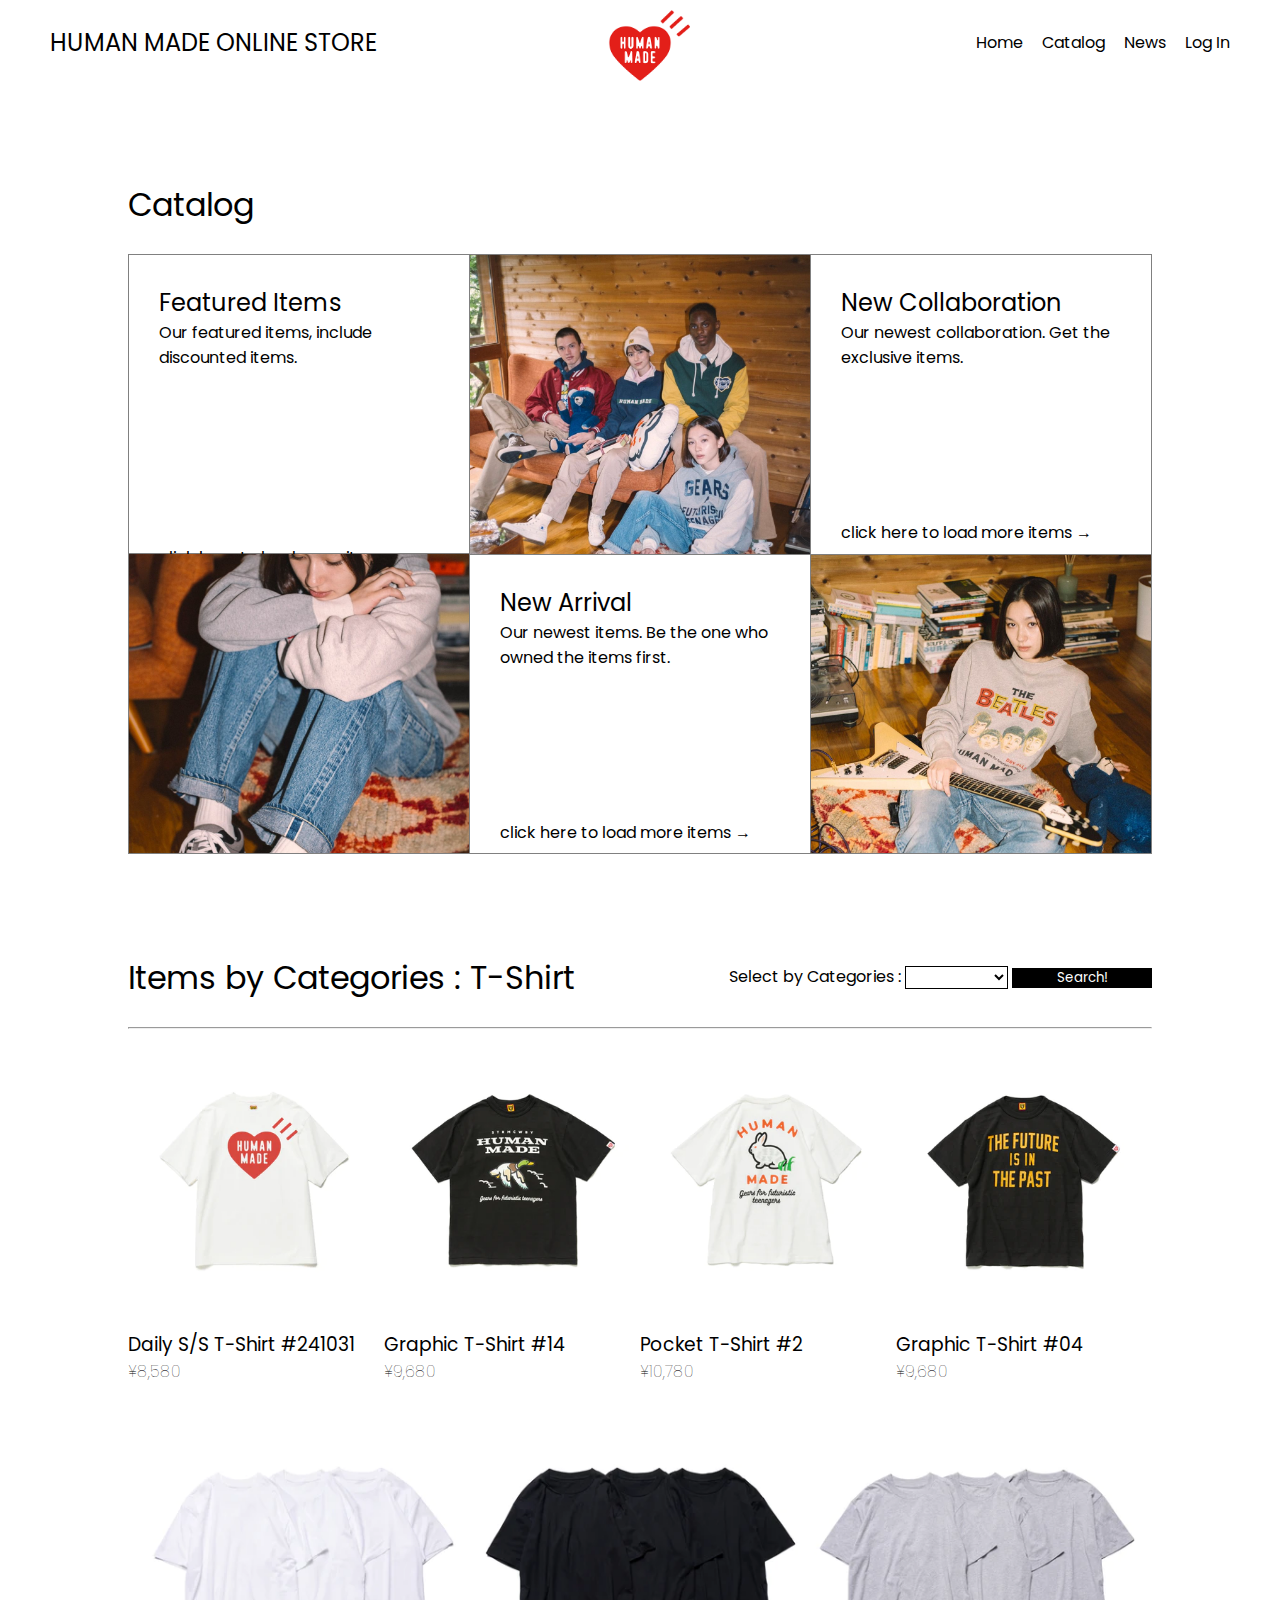
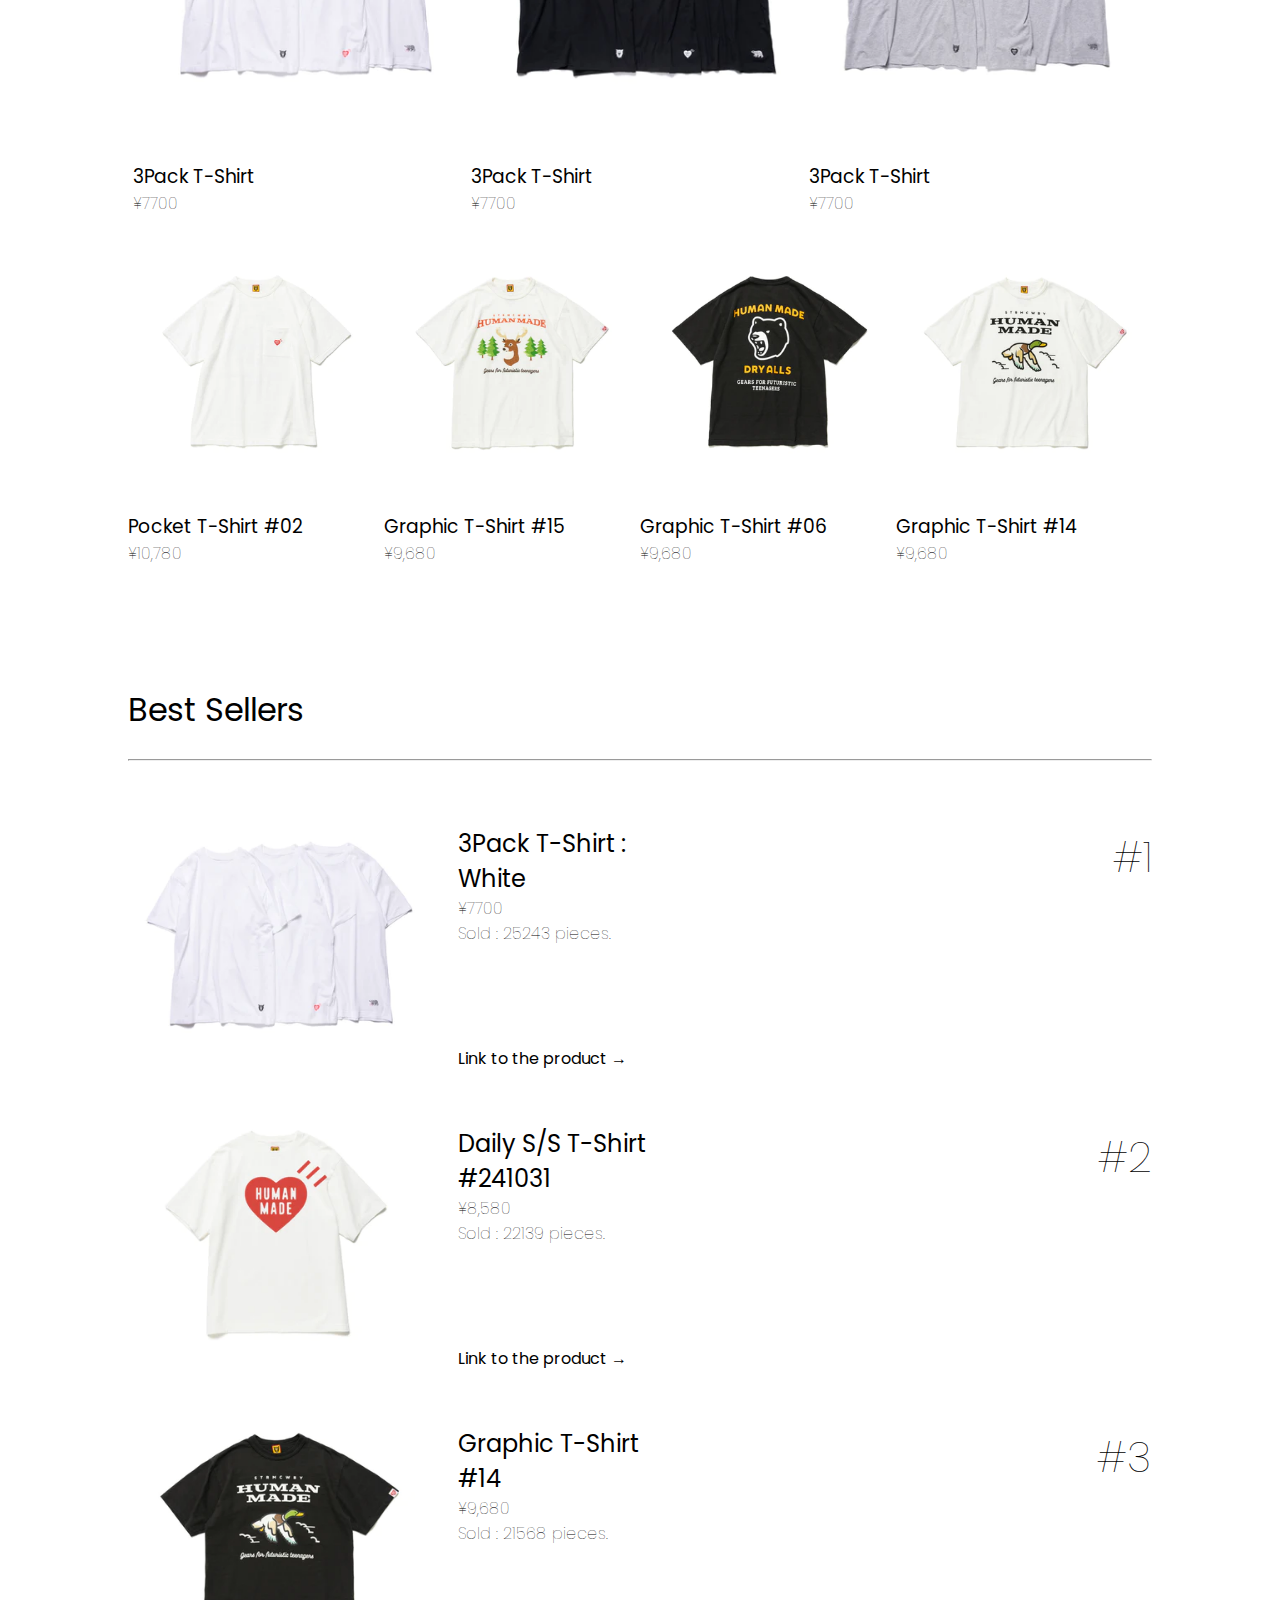
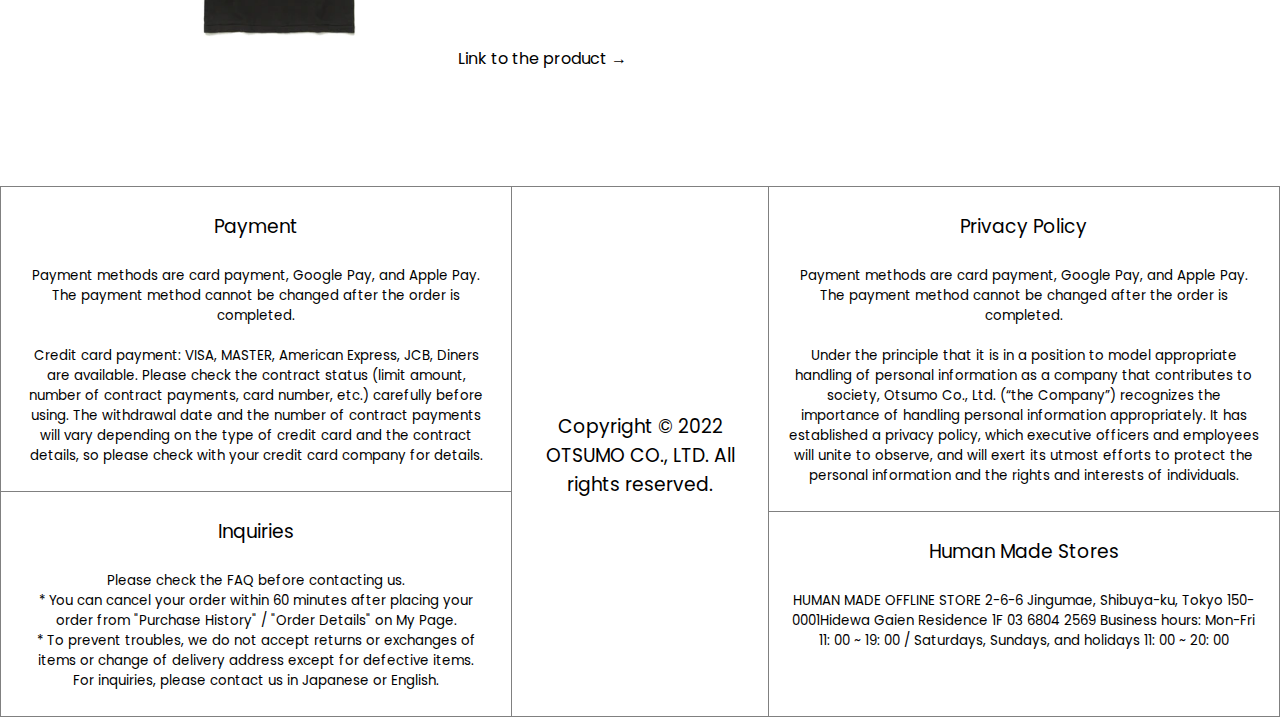
<file: catalog1.html>
<html lang="en">

<head>
  <meta charset="UTF-8">
  <meta http-equiv="X-UA-Compatible" content="IE=edge">
  <meta name="viewport" content="width=device-width, initial-scale=1.0">
  <title>Human Made Online Store</title>
  <link rel="stylesheet" href="style.css">
  <style>
    .items img {
      cursor: pointer;
    }
  </style>
</head>

<body>
  <div class="header" style="display: flex;">
    <div class="header-left" style="width: 30%;">
      <h2 style="padding: 15px 0px 0px 50px;">HUMAN MADE ONLINE STORE</h2>
    </div>
    <div class="header-center" style="width: 40%;text-align: center;">
      <img src="logo-3.png" style="max-width: 100px;">
    </div>
    <div class="header-right" style="width: 30%;text-align: right;">
      <ul style="padding: 20px 50px 0px 0px;">
        <li><a href="index.html">Home</a></li>
        <li><a href="catalog1.html">Catalog</a></li>
        <li><a href="news.html">News</a></li>
        <li><a href="login.html">Log In</a></li>
      </ul>
    </div>
  </div>
  <div class="catalog-main">
    <h1>Catalog</h1><br>
    <div style="height: 600px;">
      <div style="height: 50%;display: flex;">
        <div style="width: 33%;border: 1px solid grey;padding: 30px;">
          <h2>Featured Items</h2>
          <p>Our featured items, include discounted items.</p>
          <br><br><br><br><br><br><br>
          <a href="featured.html">click here to load more items &rarr;</a>
        </div>
        <div
          style="width: 33%;border-top: 1px solid grey;border-right: 1px solid grey;padding: 30px;text-align: center;background-image: url('about-7.jpg');background-size: cover;">
        </div>
        <div style="width: 33%;padding: 30px;border-top: 1px solid grey;border-right: 1px solid grey;">
          <h2>New Collaboration</h2>
          <p>Our newest collaboration. Get the exclusive items.</p>
          <br><br><br><br><br><br>
          <a href="collab.html">click here to load more items &rarr;</a>
        </div>
      </div>
      <div style="height: 50%;display: flex;">
        <div
          style="width: 33%;text-align: center;padding: 30px; border-left: 1px solid grey;border-bottom: 1px solid grey;border-right: 1px solid grey;background-image: url('about-10.jpg');background-size: cover;">
        </div>
        <div
          style="width: 33%;border-bottom: 1px solid grey;border-right: 1px solid grey;border-top: 1px solid grey;padding: 30px;">
          <h2>New Arrival</h2>
          <p>Our newest items. Be the one who owned the items first.</p>
          <br><br><br><br><br><br>
          <a href="arrival.html">click here to load more items &rarr;</a>
        </div>
        <div
          style="width: 33%;padding: 30px;border-bottom: 1px solid grey;border-right: 1px solid grey;border-top: 1px solid grey;background-image: url('about-12.jpg');background-size: cover;">
        </div>
      </div>
    </div>
  </div>
  <div class="catalog-categories">
    <div style="display: flex;">
      <h1 style="width: 50%;">Items by Categories : T-Shirt</h1>
      <div style="width: 50%;text-align: right;margin-top: 10px;">
        Select by Categories :
        <select id="ctg" style="background: white;border:1px solid black;">
          <option value="0"></option>
          <option value="1">T-Shirt</option>
          <option value="2">Outerwear</option>
          <option value="3">Pants</option>
          <option value="4">Accessories</option>
        </select>
        <button id="btn" style="border: none;width: 140px;color: white;background-color: black;">Search!</button>
      </div>
    </div>
    <br>
    <hr><br>
    <div class="items">
      <div class="items1" style="display: flex;justify-content: center;margin-bottom: 20px;">
        <div class="card" style="width: 25%;">
          <img src="ts1.png" style="width: 100%;padding-bottom: 20px;">
          <h3>Daily S/S T-Shirt #241031</h3>
          <p>&yen;8,580</p>
        </div>
        <div class="card" style="width: 25%;">
          <a href="detail.html">
            <img src="ts-9.png" style="width: 100%;padding-bottom: 20px;">
          </a>
          <h3>Graphic T-Shirt #14</h3>
          <p>&yen;9,680</p>
        </div>
        <div class="card" style="width: 25%;">
          <img src="ts-3.png" style="width: 100%;padding-bottom: 20px;">
          <h3>Pocket T-Shirt #2</h3>
          <p>&yen;10,780</p>
        </div>
        <div class="card" style="width: 25%;">
          <img src="ts-12.png" style="width: 100%;padding-bottom: 20px;">
          <h3>Graphic T-Shirt #04</h3>
          <p>&yen;9,680</p>
        </div>
      </div>
      <div class="items2" style="display: flex;margin-bottom: 20px;justify-content: center;">
        <div class="card" style="width: 33%;">
          <img src="ts-13.png" style="width: 100%;padding-bottom: 20px;">
          <h3>3Pack T-Shirt</h3>
          <p>&yen;7700</p>
        </div>
        <div class="card" style="width: 33%;">
          <img src="ts-14.png" style="width: 100%;padding-bottom: 20px;">
          <h3>3Pack T-Shirt</h3>
          <p>&yen;7700</p>
        </div>
        <div class="card" style="width: 33%;">
          <img src="ts-15.png" style="width: 100%;padding-bottom: 20px;">
          <h3>3Pack T-Shirt</h3>
          <p>&yen;7700</p>
        </div>
      </div>
      <div class="items1" style="display: flex;justify-content: center;margin-bottom: 20px;">
        <div class="card" style="width: 25%;">
          <img src="ts-10.png" style="width: 100%;padding-bottom: 20px;">
          <h3>Pocket T-Shirt #02</h3>
          <p>&yen;10,780</p>
        </div>
        <div class="card" style="width: 25%;">
          <img src="ts-11.png" style="width: 100%;padding-bottom: 20px;">
          <h3>Graphic T-Shirt #15</h3>
          <p>&yen;9,680</p>
        </div>
        <div class="card" style="width: 25%;">
          <img src="ts-5.png" style="width: 100%;padding-bottom: 20px;">
          <h3>Graphic T-Shirt #06</h3>
          <p>&yen;9,680</p>
        </div>
        <div class="card" style="width: 25%;">
          <img src="ts-8.png" style="width: 100%;padding-bottom: 20px;">
          <h3>Graphic T-Shirt #14</h3>
          <p>&yen;9,680</p>
        </div>
      </div>
    </div>
    <div class="best-seller">
      <br><br><br><br>
      <h1>Best Sellers</h1><br>
      <hr><br>
      <div class="items">
        <div style="display: flex;">
          <img src="ts-13.png" style="max-width: 300px;">
          <div style="padding: 40px 0px 0px 30px;">
            <h2>3Pack T-Shirt : White</h2>
            <p>&yen;7700</p>
            <p>Sold : 25243 pieces.</p>
            <br><br><br><br>
            <a href="">Link to the product &rarr;</a>
          </div>
          <div style="text-align: right;width:53%;padding-top: 40px;">
            <p style="font-size: 42px;font-weight: lighter;">#1</p>
          </div>
        </div>
        <div style="display: flex;">
          <img src="ts1.png" style="max-width: 300px;">
          <div style="padding: 40px 0px 0px 30px;">
            <h2>Daily S/S T-Shirt #241031</h2>
            <p>&yen;8,580</p>
            <p>Sold : 22139 pieces.</p>
            <br><br><br><br>
            <a href="">Link to the product &rarr;</a>
          </div>
          <div style="text-align: right;width:50%;padding-top: 40px;">
            <p style="font-size: 42px;font-weight: lighter;">#2</p>
          </div>
        </div>
        <div style="display: flex;">
          <img src="ts-9.png" style="max-width: 300px;">
          <div style="padding: 40px 0px 0px 30px;">
            <h2>Graphic T-Shirt #14</h2>
            <p>&yen;9,680</p>
            <p>Sold : 21568 pieces.</p>
            <br><br><br><br>
            <a href="detail.html">Link to the product &rarr;</a>
          </div>
          <div style="text-align: right;width:55%;padding-top: 40px;">
            <p style="font-size: 42px;font-weight: lighter;">#3</p>
          </div>
        </div>
      </div>
    </div>
  </div>
  <div class="footer" style="display: flex;margin-top: 100px;">
    <div class="footer1" style="text-align: center;width: 40%;height: 50%;">
      <div class="footer11"><br>
        <h3>Payment</h3><br>
        <p>Payment methods are card payment, Google Pay, and Apple Pay.
          The payment method cannot be changed after the order is completed.
          <br><br>
          Credit card payment:
          VISA, MASTER, American Express, JCB, Diners are available.
          Please check the contract status (limit amount, number of contract payments, card number, etc.) carefully
          before using.
          The withdrawal date and the number of contract payments will vary depending on the type of credit card and the
          contract details, so please check with your credit card company for details.
        </p><br>
      </div>
      <div class="footer12" style="border-top: 1px solid grey;"><br>
        <h3>Inquiries</h3><br>
        <p>Please check the FAQ before contacting us.
          <br>
          * You can cancel your order within 60 minutes after placing your order from "Purchase History" / "Order
          Details" on My Page.
          <br>* To prevent troubles, we do not accept returns or exchanges of items or change of delivery address except
          for
          defective items.

          　
          <br>
          For inquiries, please contact us in Japanese or English.
        </p><br>
      </div>
    </div>
    <div class="footer2"
      style="text-align: center;width: 20%;border-left: 1px solid grey;border-right: 1px solid grey;">
      <br><br><br><br>
      <br><br><br><br>
      <br>
      <h3 style="padding: 0px 20px;">Copyright © 2022 OTSUMO CO., LTD. All rights reserved.</h3>
    </div>
    <div class="footer3" style="text-align: center;width: 40%;">
      <div class="footer31"><br>
        <h3>Privacy Policy</h3><br>
        <p>Payment methods are card payment, Google Pay, and Apple Pay.
          The payment method cannot be changed after the order is completed.
          <br><br>
          Under the principle that it is in a position to model appropriate handling of personal information as a
          company that contributes to society, Otsumo Co., Ltd. (“the Company”) recognizes the importance of handling
          personal information appropriately. It has established a privacy policy, which executive officers and
          employees will unite to observe, and will exert its utmost efforts to protect the personal information and the
          rights and interests of individuals.
        </p><br>
      </div>
      <div class="footer32" style="border-top: 1px solid grey;"><br>
        <h3>Human Made Stores</h3><br>
        <p>HUMAN MADE OFFLINE STORE
          2-6-6 Jingumae, Shibuya-ku, Tokyo 150-0001Hidewa Gaien Residence 1F
          03 6804 2569
          Business hours: Mon-Fri 11: 00 ~ 19: 00 / Saturdays, Sundays, and holidays 11: 00 ~ 20: 00
        </p><br>
      </div>
    </div>
  </div>
  <script>
    const ctg = document.querySelector('#ctg');
    const btn = document.querySelector('#btn');
    btn.onclick = (event) => {
      if (ctg.value == 1) {
        window.location = ('catalog1.html');
      } else if (ctg.value == 2) {
        window.location = ('catalog2.html');
      } else if (ctg.value == 3) {
        window.location = ('catalog3.html');
      } else if (ctg.value == 4) {
        window.location = ('catalog4.html');
      }
    };  
  </script>
</body>

</html>
</file>
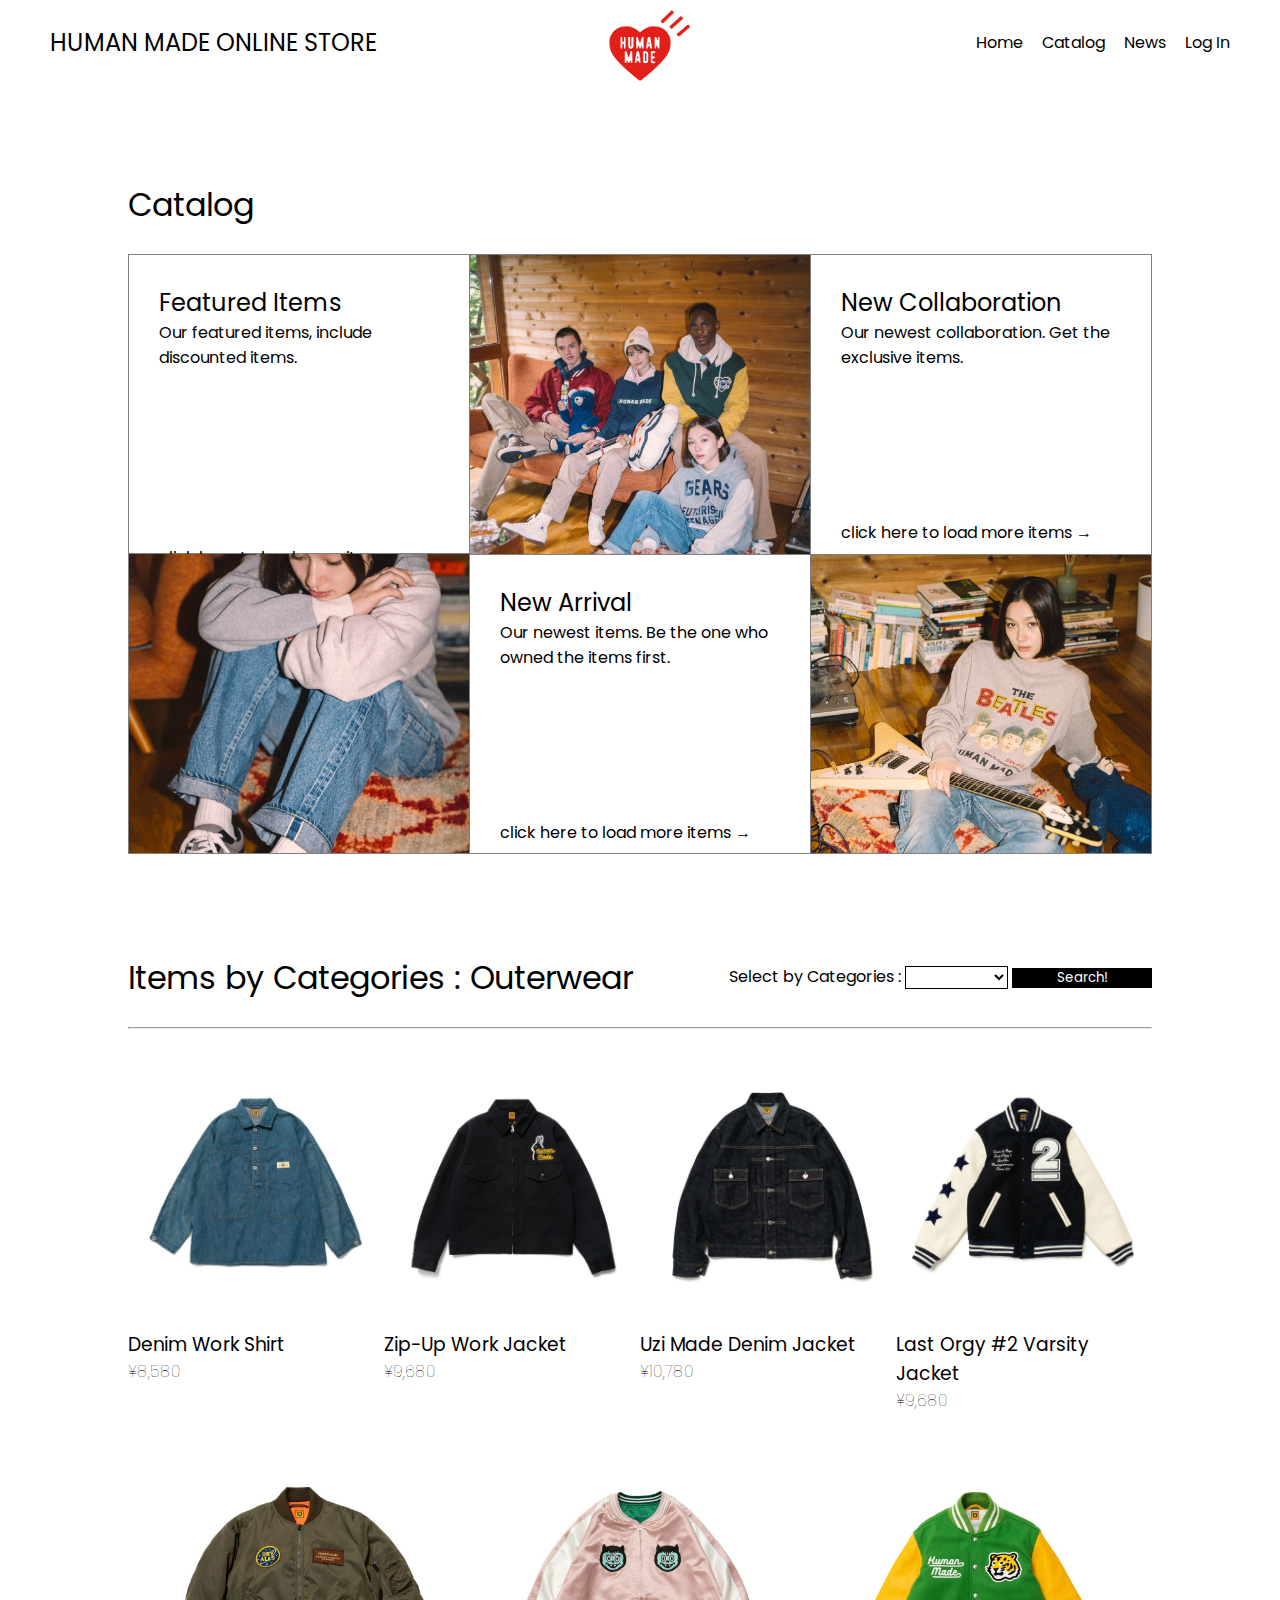
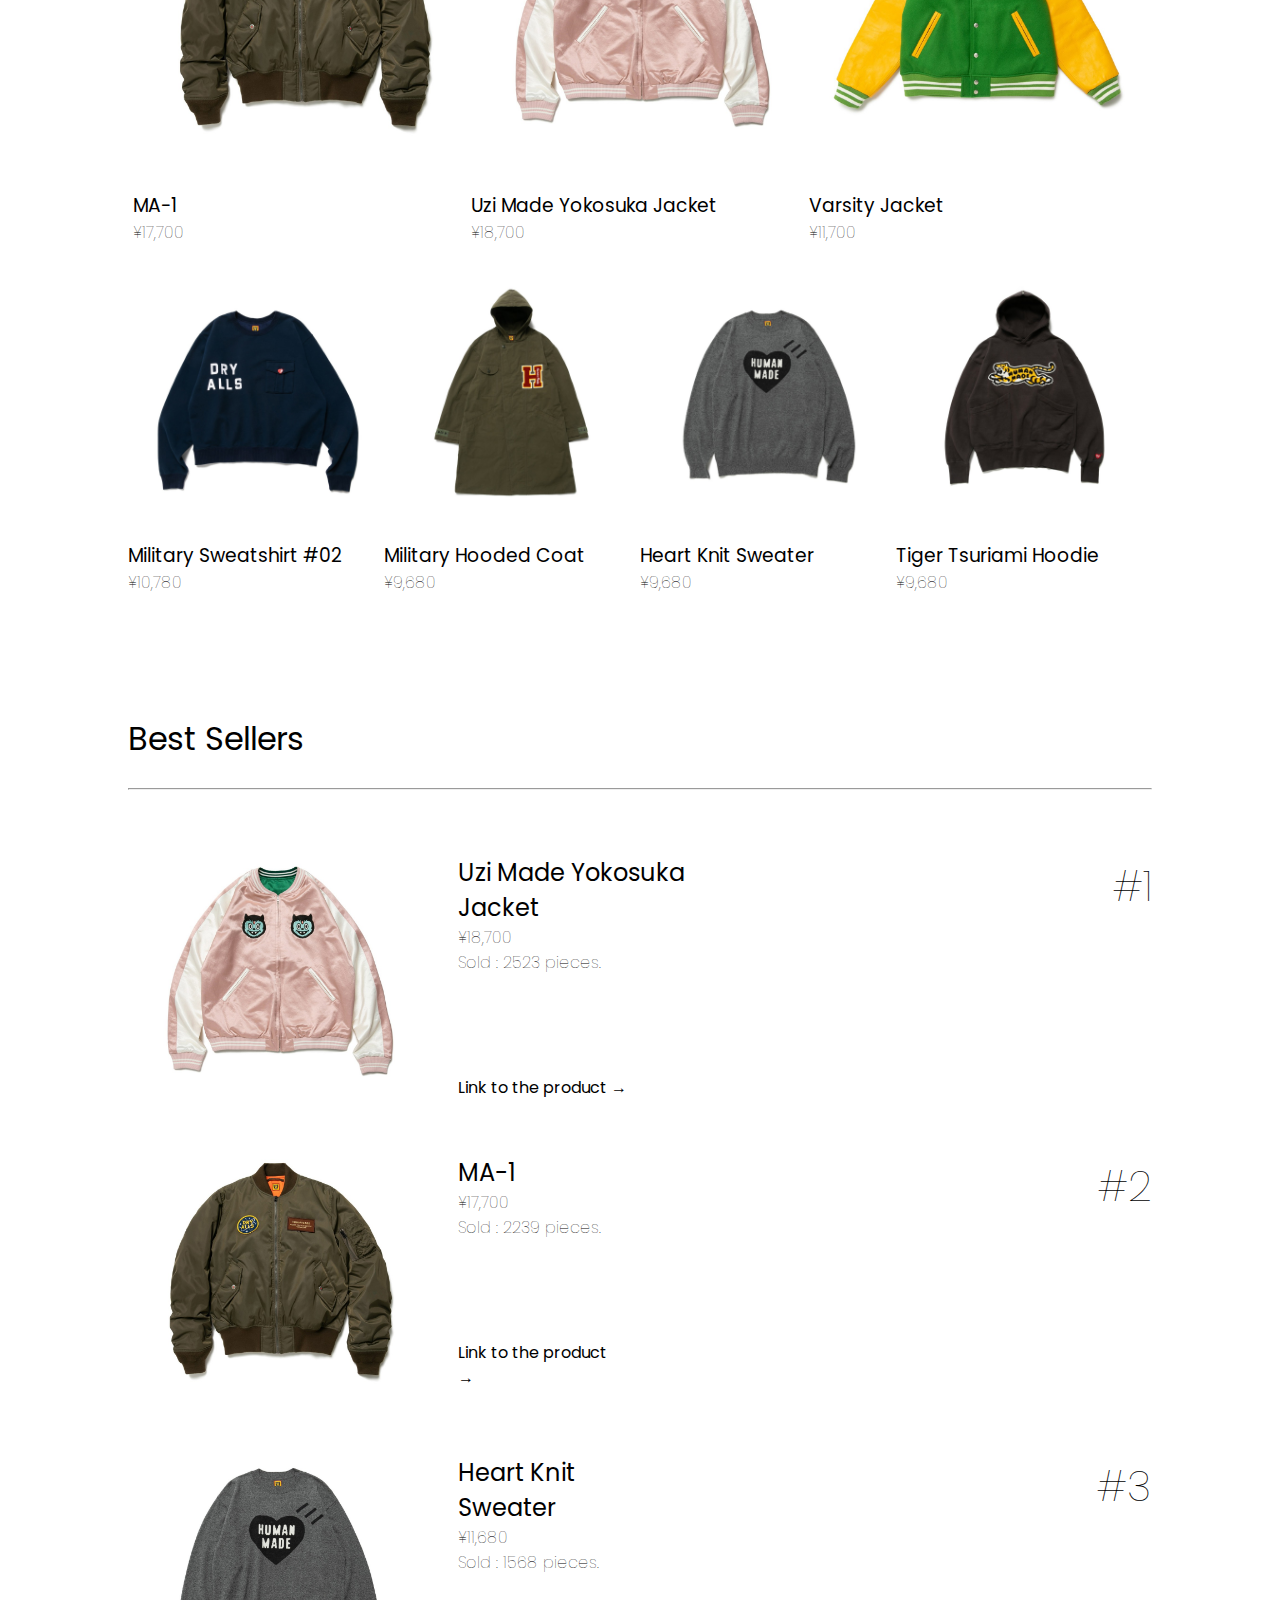
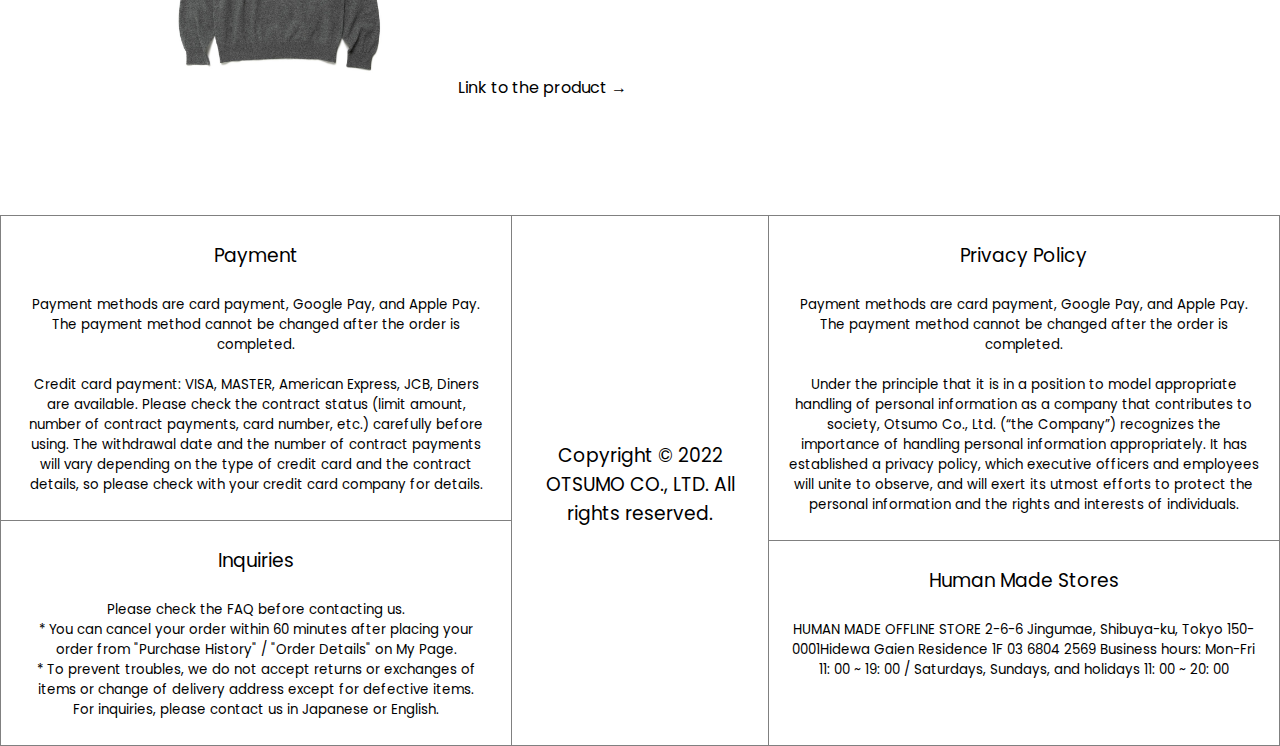
<file: catalog2.html>
<html lang="en">

<head>
  <meta charset="UTF-8">
  <meta http-equiv="X-UA-Compatible" content="IE=edge">
  <meta name="viewport" content="width=device-width, initial-scale=1.0">
  <title>Human Made Online Store</title>
  <link rel="stylesheet" href="style.css">
  <style>
    .items img {
      cursor: pointer;
    }
  </style>
</head>

<body>
  <div class="header" style="display: flex;">
    <div class="header-left" style="width: 30%;">
      <h2 style="padding: 15px 0px 0px 50px;">HUMAN MADE ONLINE STORE</h2>
    </div>
    <div class="header-center" style="width: 40%;text-align: center;">
      <img src="logo-3.png" style="max-width: 100px;">
    </div>
    <div class="header-right" style="width: 30%;text-align: right;">
      <ul style="padding: 20px 50px 0px 0px;">
        <li><a href="index.html">Home</a></li>
        <li><a href="catalog1.html">Catalog</a></li>
        <li><a href="news.html">News</a></li>
        <li><a href="login.html">Log In</a></li>
      </ul>
    </div>
  </div>
  <div class="catalog-main">
    <h1>Catalog</h1><br>
    <div style="height: 600px;">
      <div style="height: 50%;display: flex;">
        <div style="width: 33%;border: 1px solid grey;padding: 30px;">
          <h2>Featured Items</h2>
          <p>Our featured items, include discounted items.</p>
          <br><br><br><br><br><br><br>
          <a href="featured.html">click here to load more items &rarr;</a>
        </div>
        <div
          style="width: 33%;border-top: 1px solid grey;border-right: 1px solid grey;padding: 30px;text-align: center;background-image: url('about-7.jpg');background-size: cover;">
        </div>
        <div style="width: 33%;padding: 30px;border-top: 1px solid grey;border-right: 1px solid grey;">
          <h2>New Collaboration</h2>
          <p>Our newest collaboration. Get the exclusive items.</p>
          <br><br><br><br><br><br>
          <a href="collab.html">click here to load more items &rarr;</a>
        </div>
      </div>
      <div style="height: 50%;display: flex;">
        <div
          style="width: 33%;text-align: center;padding: 30px; border-left: 1px solid grey;border-bottom: 1px solid grey;border-right: 1px solid grey;background-image: url('about-10.jpg');background-size: cover;">
        </div>
        <div
          style="width: 33%;border-bottom: 1px solid grey;border-right: 1px solid grey;border-top: 1px solid grey;padding: 30px;">
          <h2>New Arrival</h2>
          <p>Our newest items. Be the one who owned the items first.</p>
          <br><br><br><br><br><br>
          <a href="arrival.html">click here to load more items &rarr;</a>
        </div>
        <div
          style="width: 33%;padding: 30px;border-bottom: 1px solid grey;border-right: 1px solid grey;border-top: 1px solid grey;background-image: url('about-12.jpg');background-size: cover;">
        </div>
      </div>
    </div>
  </div>
  <div class="catalog-categories">
    <div style="display: flex;">
      <h1 style="width: 50%;">Items by Categories : Outerwear</h1>
      <div style="width: 50%;text-align: right;margin-top: 10px;">
        Select by Categories :
        <select id="ctg" style="background: white;border:1px solid black;">
          <option value="0"></option>
          <option value="1">T-Shirt</option>
          <option value="2">Outerwear</option>
          <option value="3">Pants</option>
          <option value="4">Accessories</option>
        </select>
        <button id="btn" style="border: none;width: 140px;color: white;background-color: black;">Search!</button>
      </div>
    </div>
    <br>
    <hr><br>
    <div class="items">
      <div class="items1" style="display: flex;justify-content: center;margin-bottom: 20px;">
        <div class="card" style="width: 25%;">
          <img src="ow-1.jpg" style="width: 100%;padding-bottom: 20px;">
          <h3>Denim Work Shirt</h3>
          <p>&yen;8,580</p>
        </div>
        <div class="card" style="width: 25%;">
          <img src="ow-2.jpg" style="width: 100%;padding-bottom: 20px;">
          <h3>Zip-Up Work Jacket</h3>
          <p>&yen;9,680</p>
        </div>
        <div class="card" style="width: 25%;">
          <img src="ow-4.jpg" style="width: 100%;padding-bottom: 20px;">
          <h3>Uzi Made Denim Jacket</h3>
          <p>&yen;10,780</p>
        </div>
        <div class="card" style="width: 25%;">
          <img src="ow-5.jpg" style="width: 100%;padding-bottom: 20px;">
          <h3>Last Orgy #2 Varsity Jacket</h3>
          <p>&yen;9,680</p>
        </div>
      </div>
      <div class="items2" style="display: flex;margin-bottom: 20px;justify-content: center;">
        <div class="card" style="width: 33%;">
          <img src="ow-7.jpg" style="width: 100%;padding-bottom: 20px;">
          <h3>MA-1</h3>
          <p>&yen;17,700</p>
        </div>
        <div class="card" style="width: 33%;">
          <img src="ow-3.jpg" style="width: 100%;padding-bottom: 20px;">
          <h3>Uzi Made Yokosuka Jacket</h3>
          <p>&yen;18,700</p>
        </div>
        <div class="card" style="width: 33%;">
          <img src="ow-10.jpg" style="width: 100%;padding-bottom: 20px;">
          <h3>Varsity Jacket</h3>
          <p>&yen;11,700</p>
        </div>
      </div>
      <div class="items1" style="display: flex;justify-content: center;margin-bottom: 20px;">
        <div class="card" style="width: 25%;">
          <img src="ow-6.jpg" style="width: 100%;padding-bottom: 20px;">
          <h3>Military Sweatshirt #02</h3>
          <p>&yen;10,780</p>
        </div>
        <div class="card" style="width: 25%;">
          <img src="ow-8.jpg" style="width: 100%;padding-bottom: 20px;">
          <h3>Military Hooded Coat</h3>
          <p>&yen;9,680</p>
        </div>
        <div class="card" style="width: 25%;">
          <img src="ow-9.jpg" style="width: 100%;padding-bottom: 20px;">
          <h3>Heart Knit Sweater</h3>
          <p>&yen;9,680</p>
        </div>
        <div class="card" style="width: 25%;">
          <img src="ow-11.jpg" style="width: 100%;padding-bottom: 20px;">
          <h3>Tiger Tsuriami Hoodie</h3>
          <p>&yen;9,680</p>
        </div>
      </div>
    </div>
    <div class="best-seller">
      <br><br><br><br>
      <h1>Best Sellers</h1><br>
      <hr><br>
      <div class="items">
        <div style="display: flex;">
          <img src="ow-3.jpg" style="max-width: 300px;">
          <div style="padding: 40px 0px 0px 30px;">
            <h2>Uzi Made Yokosuka Jacket</h2>
            <p>&yen;18,700</p>
            <p>Sold : 2523 pieces.</p>
            <br><br><br><br>
            <a href="">Link to the product &rarr;</a>
          </div>
          <div style="text-align: right;width:48%;padding-top: 40px;">
            <p style="font-size: 42px;font-weight: lighter;">#1</p>
          </div>
        </div>
        <div style="display: flex;">
          <img src="ow-7.jpg" style="max-width: 300px;">
          <div style="padding: 40px 0px 0px 30px;">
            <h2>MA-1</h2>
            <p>&yen;17,700</p>
            <p>Sold : 2239 pieces.</p>
            <br><br><br><br>
            <a href="">Link to the product &rarr;</a>
          </div>
          <div style="text-align: right;width:60%;padding-top: 40px;">
            <p style="font-size: 42px;font-weight: lighter;">#2</p>
          </div>
        </div>
        <div style="display: flex;">
          <img src="ow-9.jpg" style="max-width: 300px;">
          <div style="padding: 40px 0px 0px 30px;">
            <h2>Heart Knit Sweater</h2>
            <p>&yen;11,680</p>
            <p>Sold : 1568 pieces.</p>
            <br><br><br><br>
            <a href="">Link to the product &rarr;</a>
          </div>
          <div style="text-align: right;width:56%;padding-top: 40px;">
            <p style="font-size: 42px;font-weight: lighter;">#3</p>
          </div>
        </div>
      </div>
    </div>
  </div>
  <div class="footer" style="display: flex;margin-top: 100px;">
    <div class="footer1" style="text-align: center;width: 40%;height: 50%;">
      <div class="footer11"><br>
        <h3>Payment</h3><br>
        <p>Payment methods are card payment, Google Pay, and Apple Pay.
          The payment method cannot be changed after the order is completed.
          <br><br>
          Credit card payment:
          VISA, MASTER, American Express, JCB, Diners are available.
          Please check the contract status (limit amount, number of contract payments, card number, etc.) carefully
          before using.
          The withdrawal date and the number of contract payments will vary depending on the type of credit card and the
          contract details, so please check with your credit card company for details.
        </p><br>
      </div>
      <div class="footer12" style="border-top: 1px solid grey;"><br>
        <h3>Inquiries</h3><br>
        <p>Please check the FAQ before contacting us.
          <br>
          * You can cancel your order within 60 minutes after placing your order from "Purchase History" / "Order
          Details" on My Page.
          <br>* To prevent troubles, we do not accept returns or exchanges of items or change of delivery address except
          for
          defective items.

          　
          <br>
          For inquiries, please contact us in Japanese or English.
        </p><br>
      </div>
    </div>
    <div class="footer2"
      style="text-align: center;width: 20%;border-left: 1px solid grey;border-right: 1px solid grey;">
      <br><br><br><br>
      <br><br><br><br>
      <br>
      <h3 style="padding: 0px 20px;">Copyright © 2022 OTSUMO CO., LTD. All rights reserved.</h3>
    </div>
    <div class="footer3" style="text-align: center;width: 40%;">
      <div class="footer31"><br>
        <h3>Privacy Policy</h3><br>
        <p>Payment methods are card payment, Google Pay, and Apple Pay.
          The payment method cannot be changed after the order is completed.
          <br><br>
          Under the principle that it is in a position to model appropriate handling of personal information as a
          company that contributes to society, Otsumo Co., Ltd. (“the Company”) recognizes the importance of handling
          personal information appropriately. It has established a privacy policy, which executive officers and
          employees will unite to observe, and will exert its utmost efforts to protect the personal information and the
          rights and interests of individuals.
        </p><br>
      </div>
      <div class="footer32" style="border-top: 1px solid grey;"><br>
        <h3>Human Made Stores</h3><br>
        <p>HUMAN MADE OFFLINE STORE
          2-6-6 Jingumae, Shibuya-ku, Tokyo 150-0001Hidewa Gaien Residence 1F
          03 6804 2569
          Business hours: Mon-Fri 11: 00 ~ 19: 00 / Saturdays, Sundays, and holidays 11: 00 ~ 20: 00
        </p><br>
      </div>
    </div>
  </div>
  <script>
    const ctg = document.querySelector('#ctg');
    const btn = document.querySelector('#btn');
    btn.onclick = (event) => {
      if (ctg.value == 1) {
        window.location = ('catalog1.html');
      } else if (ctg.value == 2) {
        window.location = ('catalog2.html');
      } else if (ctg.value == 3) {
        window.location = ('catalog3.html');
      } else if (ctg.value == 4) {
        window.location = ('catalog4.html');
      }
    };  
  </script>
</body>

</html>
</file>
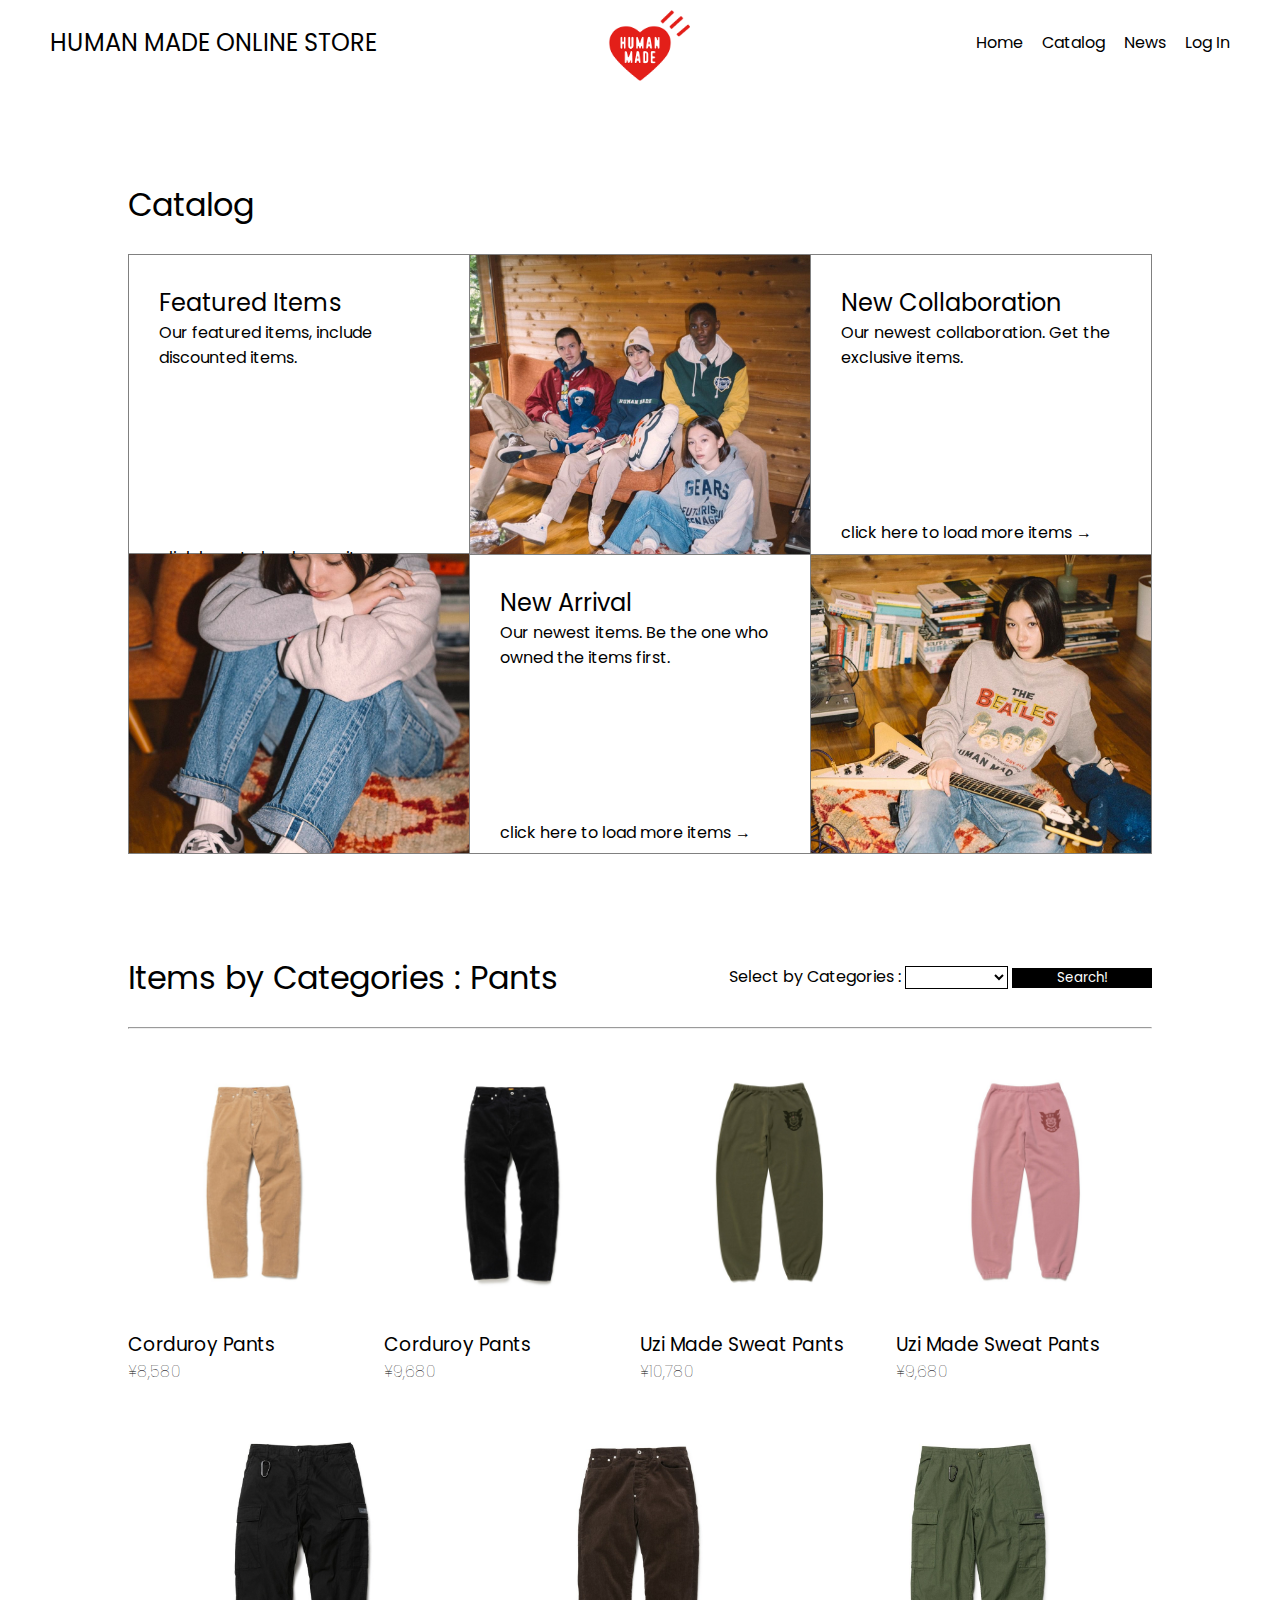
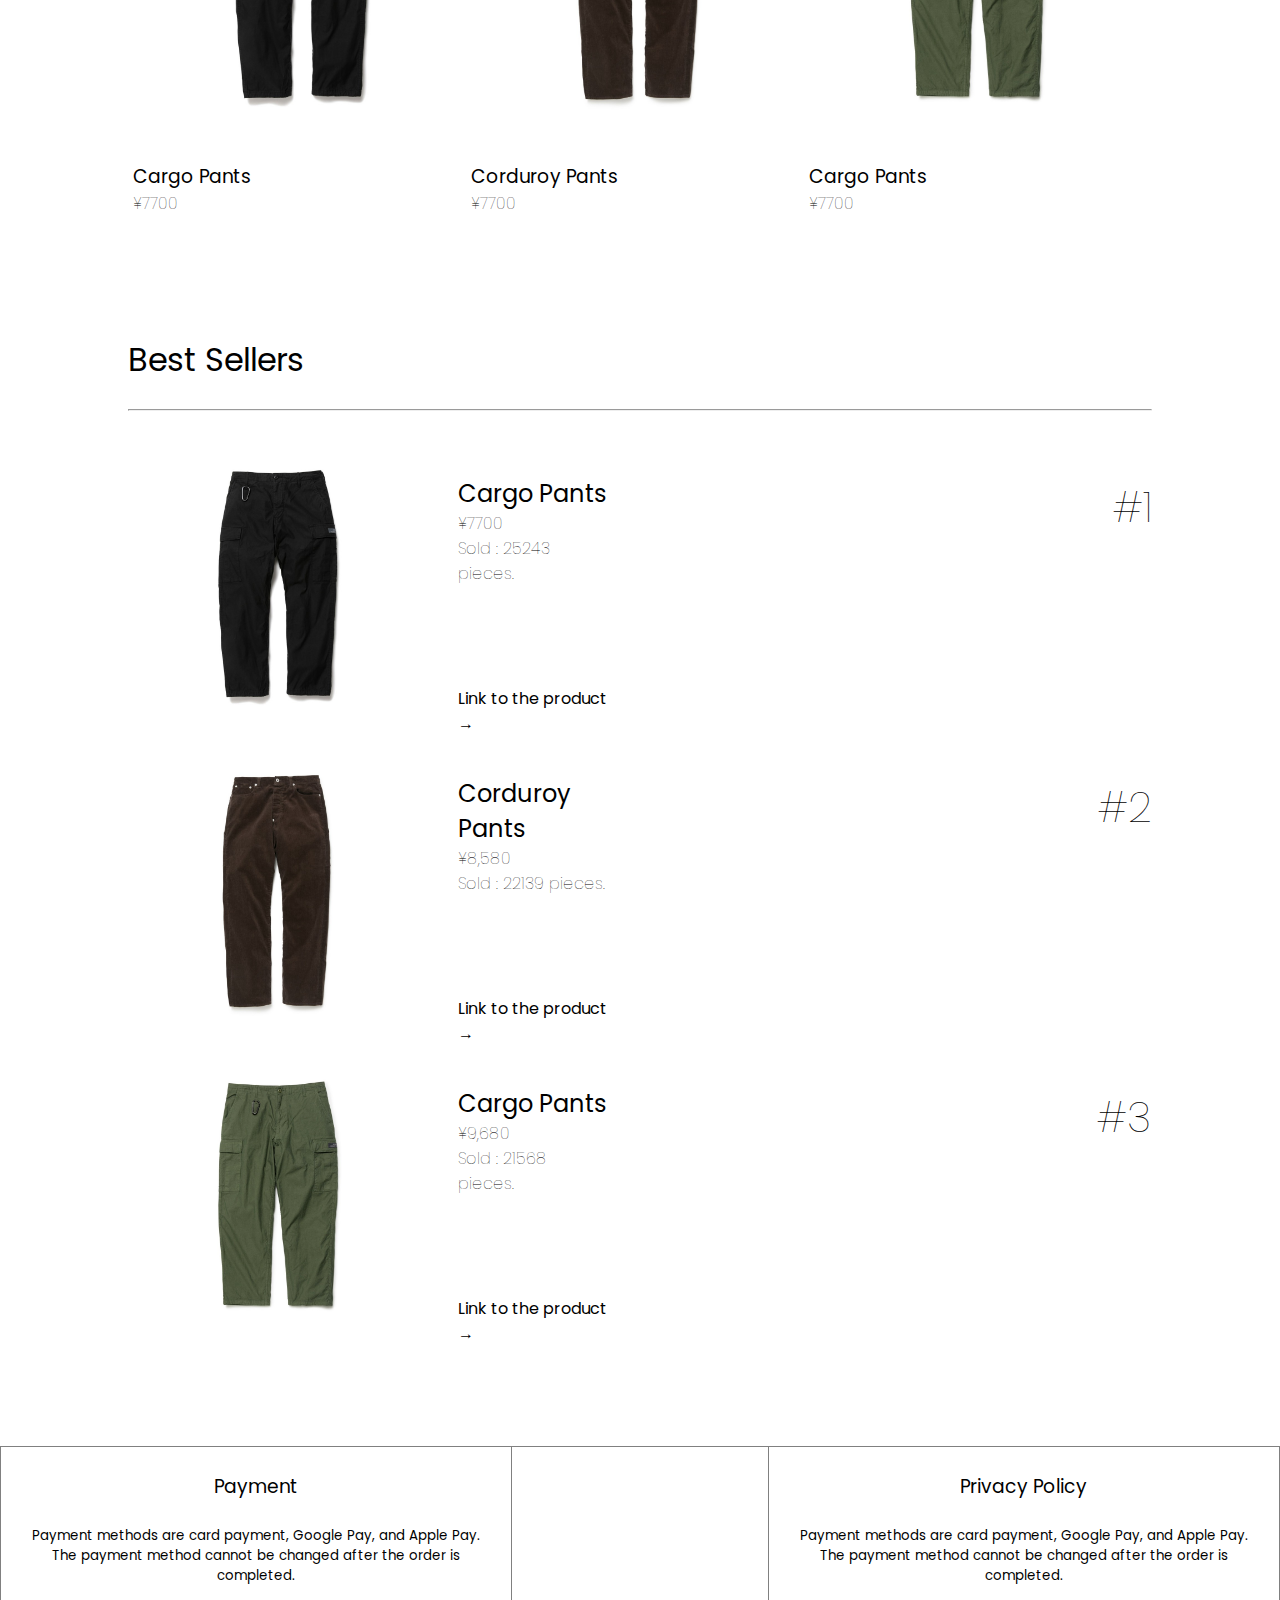
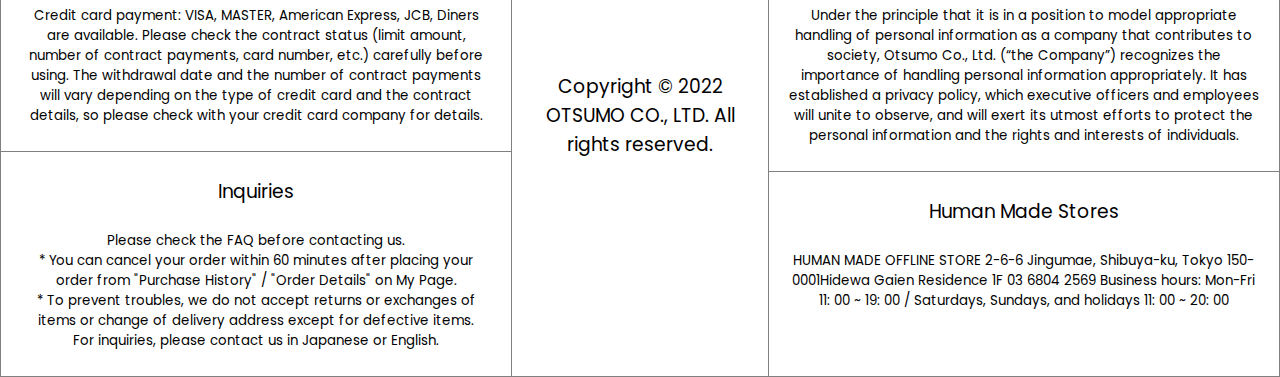
<file: catalog3.html>
<html lang="en">

<head>
  <meta charset="UTF-8">
  <meta http-equiv="X-UA-Compatible" content="IE=edge">
  <meta name="viewport" content="width=device-width, initial-scale=1.0">
  <title>Human Made Online Store</title>
  <link rel="stylesheet" href="style.css">
  <style>
    .items img {
      cursor: pointer;
    }
  </style>
</head>

<body>
  <div class="header" style="display: flex;">
    <div class="header-left" style="width: 30%;">
      <h2 style="padding: 15px 0px 0px 50px;">HUMAN MADE ONLINE STORE</h2>
    </div>
    <div class="header-center" style="width: 40%;text-align: center;">
      <img src="logo-3.png" style="max-width: 100px;">
    </div>
    <div class="header-right" style="width: 30%;text-align: right;">
      <ul style="padding: 20px 50px 0px 0px;">
        <li><a href="index.html">Home</a></li>
        <li><a href="catalog1.html">Catalog</a></li>
        <li><a href="news.html">News</a></li>
        <li><a href="login.html">Log In</a></li>
      </ul>
    </div>
  </div>
  <div class="catalog-main">
    <h1>Catalog</h1><br>
    <div style="height: 600px;">
      <div style="height: 50%;display: flex;">
        <div style="width: 33%;border: 1px solid grey;padding: 30px;">
          <h2>Featured Items</h2>
          <p>Our featured items, include discounted items.</p>
          <br><br><br><br><br><br><br>
          <a href="featured.html">click here to load more items &rarr;</a>
        </div>
        <div
          style="width: 33%;border-top: 1px solid grey;border-right: 1px solid grey;padding: 30px;text-align: center;background-image: url('about-7.jpg');background-size: cover;">
        </div>
        <div style="width: 33%;padding: 30px;border-top: 1px solid grey;border-right: 1px solid grey;">
          <h2>New Collaboration</h2>
          <p>Our newest collaboration. Get the exclusive items.</p>
          <br><br><br><br><br><br>
          <a href="collab.html">click here to load more items &rarr;</a>
        </div>
      </div>
      <div style="height: 50%;display: flex;">
        <div
          style="width: 33%;text-align: center;padding: 30px; border-left: 1px solid grey;border-bottom: 1px solid grey;border-right: 1px solid grey;background-image: url('about-10.jpg');background-size: cover;">
        </div>
        <div
          style="width: 33%;border-bottom: 1px solid grey;border-right: 1px solid grey;border-top: 1px solid grey;padding: 30px;">
          <h2>New Arrival</h2>
          <p>Our newest items. Be the one who owned the items first.</p>
          <br><br><br><br><br><br>
          <a href="arrival.html">click here to load more items &rarr;</a>
        </div>
        <div
          style="width: 33%;padding: 30px;border-bottom: 1px solid grey;border-right: 1px solid grey;border-top: 1px solid grey;background-image: url('about-12.jpg');background-size: cover;">
        </div>
      </div>
    </div>
  </div>
  <div class="catalog-categories">
    <div style="display: flex;">
      <h1 style="width: 50%;">Items by Categories : Pants</h1>
      <div style="width: 50%;text-align: right;margin-top: 10px;">
        Select by Categories :
        <select id="ctg" style="background: white;border:1px solid black;">
          <option value="0"></option>
          <option value="1">T-Shirt</option>
          <option value="2">Outerwear</option>
          <option value="3">Pants</option>
          <option value="4">Accessories</option>
        </select>
        <button id="btn" style="border: none;width: 140px;color: white;background-color: black;">Search!</button>
      </div>
    </div>
    <br>
    <hr><br>
    <div class="items">
      <div class="items1" style="display: flex;justify-content: center;margin-bottom: 20px;">
        <div class="card" style="width: 25%;">
          <img src="pt-1.jpg" style="width: 100%;padding-bottom: 20px;">
          <h3>Corduroy Pants</h3>
          <p>&yen;8,580</p>
        </div>
        <div class="card" style="width: 25%;">
          <img src="pt-3.jpg" style="width: 100%;padding-bottom: 20px;">
          <h3>Corduroy Pants</h3>
          <p>&yen;9,680</p>
        </div>
        <div class="card" style="width: 25%;">
          <img src="pt-4.jpg" style="width: 100%;padding-bottom: 20px;">
          <h3>Uzi Made Sweat Pants</h3>
          <p>&yen;10,780</p>
        </div>
        <div class="card" style="width: 25%;">
          <img src="pt-5.jpg" style="width: 100%;padding-bottom: 20px;">
          <h3>Uzi Made Sweat Pants</h3>
          <p>&yen;9,680</p>
        </div>
      </div>
      <div class="items2" style="display: flex;margin-bottom: 20px;justify-content: center;">
        <div class="card" style="width: 33%;">
          <img src="pt-7.jpg" style="width: 100%;padding-bottom: 20px;">
          <h3>Cargo Pants</h3>
          <p>&yen;7700</p>
        </div>
        <div class="card" style="width: 33%;">
          <img src="pt-2.jpg" style="width: 100%;padding-bottom: 20px;">
          <h3>Corduroy Pants</h3>
          <p>&yen;7700</p>
        </div>
        <div class="card" style="width: 33%;">
          <img src="pt-8.jpg" style="width: 100%;padding-bottom: 20px;">
          <h3>Cargo Pants</h3>
          <p>&yen;7700</p>
        </div>
      </div>
    </div>
    <div class="best-seller">
      <br><br><br><br>
      <h1>Best Sellers</h1><br>
      <hr><br>
      <div class="items">
        <div style="display: flex;">
          <img src="pt-7.jpg" style="max-width: 300px;">
          <div style="padding: 40px 0px 0px 30px;">
            <h2>Cargo Pants</h2>
            <p>&yen;7700</p>
            <p>Sold : 25243 pieces.</p>
            <br><br><br><br>
            <a href="">Link to the product &rarr;</a>
          </div>
          <div style="text-align: right;width:60%;padding-top: 40px;">
            <p style="font-size: 42px;font-weight: lighter;">#1</p>
          </div>
        </div>
        <div style="display: flex;">
          <img src="pt-2.jpg" style="max-width: 300px;">
          <div style="padding: 40px 0px 0px 30px;">
            <h2>Corduroy Pants</h2>
            <p>&yen;8,580</p>
            <p>Sold : 22139 pieces.</p>
            <br><br><br><br>
            <a href="">Link to the product &rarr;</a>
          </div>
          <div style="text-align: right;width:59%;padding-top: 40px;">
            <p style="font-size: 42px;font-weight: lighter;">#2</p>
          </div>
        </div>
        <div style="display: flex;">
          <img src="pt-8.jpg" style="max-width: 300px;">
          <div style="padding: 40px 0px 0px 30px;">
            <h2>Cargo Pants</h2>
            <p>&yen;9,680</p>
            <p>Sold : 21568 pieces.</p>
            <br><br><br><br>
            <a href="">Link to the product &rarr;</a>
          </div>
          <div style="text-align: right;width:60%;padding-top: 40px;">
            <p style="font-size: 42px;font-weight: lighter;">#3</p>
          </div>
        </div>
      </div>
    </div>
  </div>
  <div class="footer" style="display: flex;margin-top: 100px;">
    <div class="footer1" style="text-align: center;width: 40%;height: 50%;">
      <div class="footer11"><br>
        <h3>Payment</h3><br>
        <p>Payment methods are card payment, Google Pay, and Apple Pay.
          The payment method cannot be changed after the order is completed.
          <br><br>
          Credit card payment:
          VISA, MASTER, American Express, JCB, Diners are available.
          Please check the contract status (limit amount, number of contract payments, card number, etc.) carefully
          before using.
          The withdrawal date and the number of contract payments will vary depending on the type of credit card and the
          contract details, so please check with your credit card company for details.
        </p><br>
      </div>
      <div class="footer12" style="border-top: 1px solid grey;"><br>
        <h3>Inquiries</h3><br>
        <p>Please check the FAQ before contacting us.
          <br>
          * You can cancel your order within 60 minutes after placing your order from "Purchase History" / "Order
          Details" on My Page.
          <br>* To prevent troubles, we do not accept returns or exchanges of items or change of delivery address except
          for
          defective items.

          　
          <br>
          For inquiries, please contact us in Japanese or English.
        </p><br>
      </div>
    </div>
    <div class="footer2"
      style="text-align: center;width: 20%;border-left: 1px solid grey;border-right: 1px solid grey;">
      <br><br><br><br>
      <br><br><br><br>
      <br>
      <h3 style="padding: 0px 20px;">Copyright © 2022 OTSUMO CO., LTD. All rights reserved.</h3>
    </div>
    <div class="footer3" style="text-align: center;width: 40%;">
      <div class="footer31"><br>
        <h3>Privacy Policy</h3><br>
        <p>Payment methods are card payment, Google Pay, and Apple Pay.
          The payment method cannot be changed after the order is completed.
          <br><br>
          Under the principle that it is in a position to model appropriate handling of personal information as a
          company that contributes to society, Otsumo Co., Ltd. (“the Company”) recognizes the importance of handling
          personal information appropriately. It has established a privacy policy, which executive officers and
          employees will unite to observe, and will exert its utmost efforts to protect the personal information and the
          rights and interests of individuals.
        </p><br>
      </div>
      <div class="footer32" style="border-top: 1px solid grey;"><br>
        <h3>Human Made Stores</h3><br>
        <p>HUMAN MADE OFFLINE STORE
          2-6-6 Jingumae, Shibuya-ku, Tokyo 150-0001Hidewa Gaien Residence 1F
          03 6804 2569
          Business hours: Mon-Fri 11: 00 ~ 19: 00 / Saturdays, Sundays, and holidays 11: 00 ~ 20: 00
        </p><br>
      </div>
    </div>
  </div>
  <script>
    const ctg = document.querySelector('#ctg');
    const btn = document.querySelector('#btn');
    btn.onclick = (event) => {
      if (ctg.value == 1) {
        window.location = ('catalog1.html');
      } else if (ctg.value == 2) {
        window.location = ('catalog2.html');
      } else if (ctg.value == 3) {
        window.location = ('catalog3.html');
      } else if (ctg.value == 4) {
        window.location = ('catalog4.html');
      }
    };  
  </script>
</body>

</html>
</file>
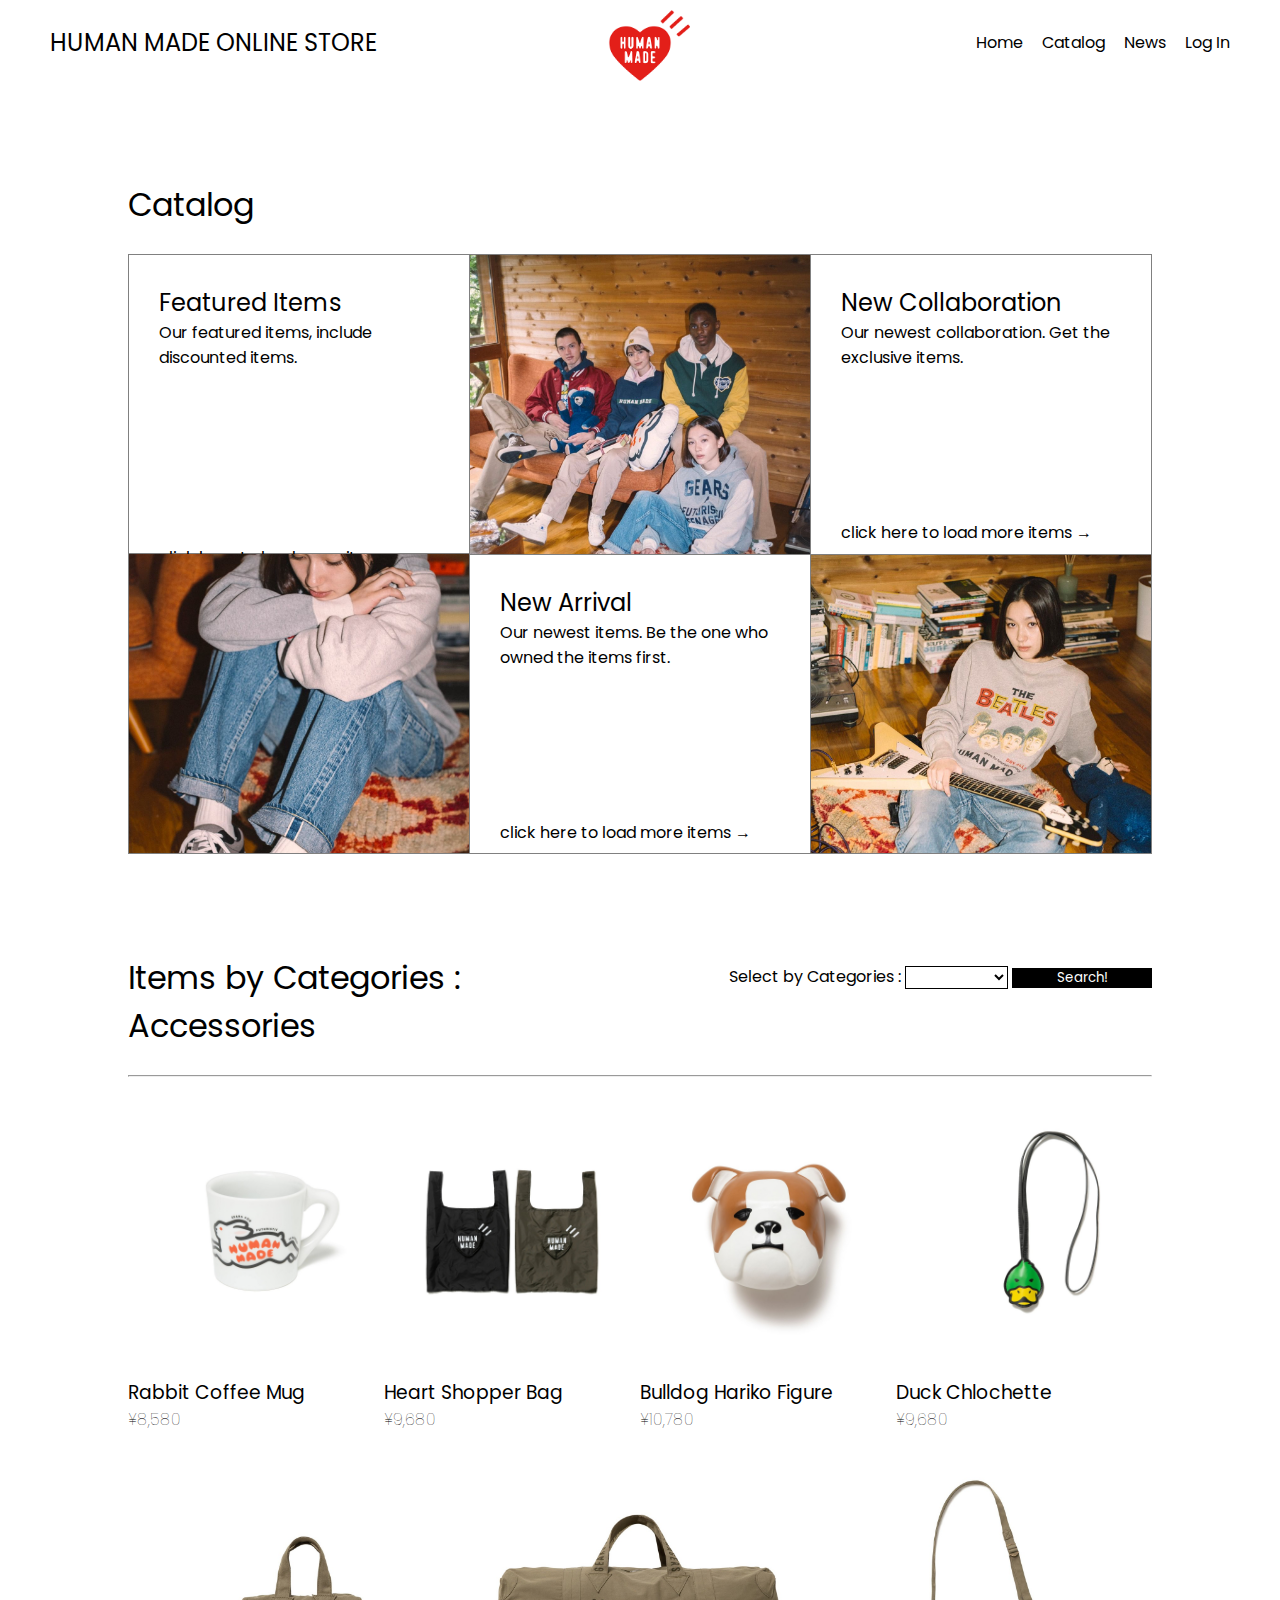
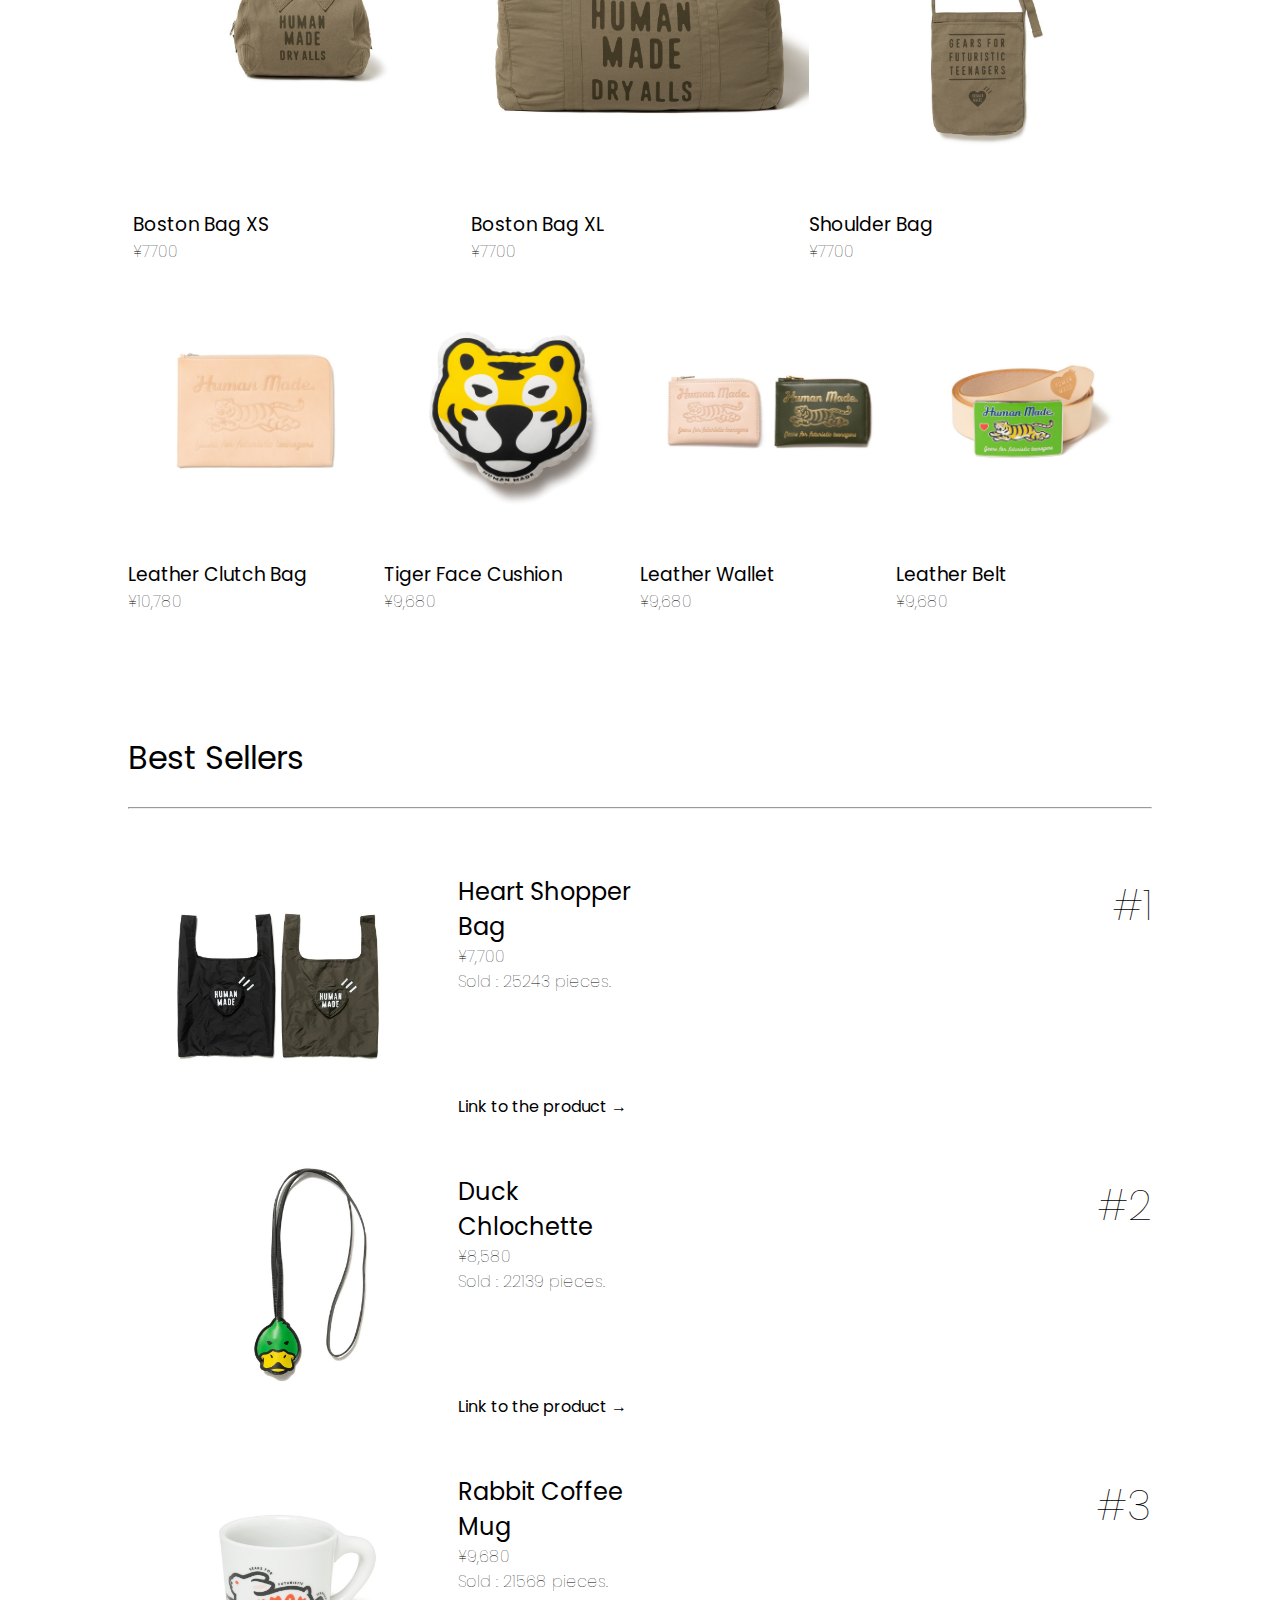
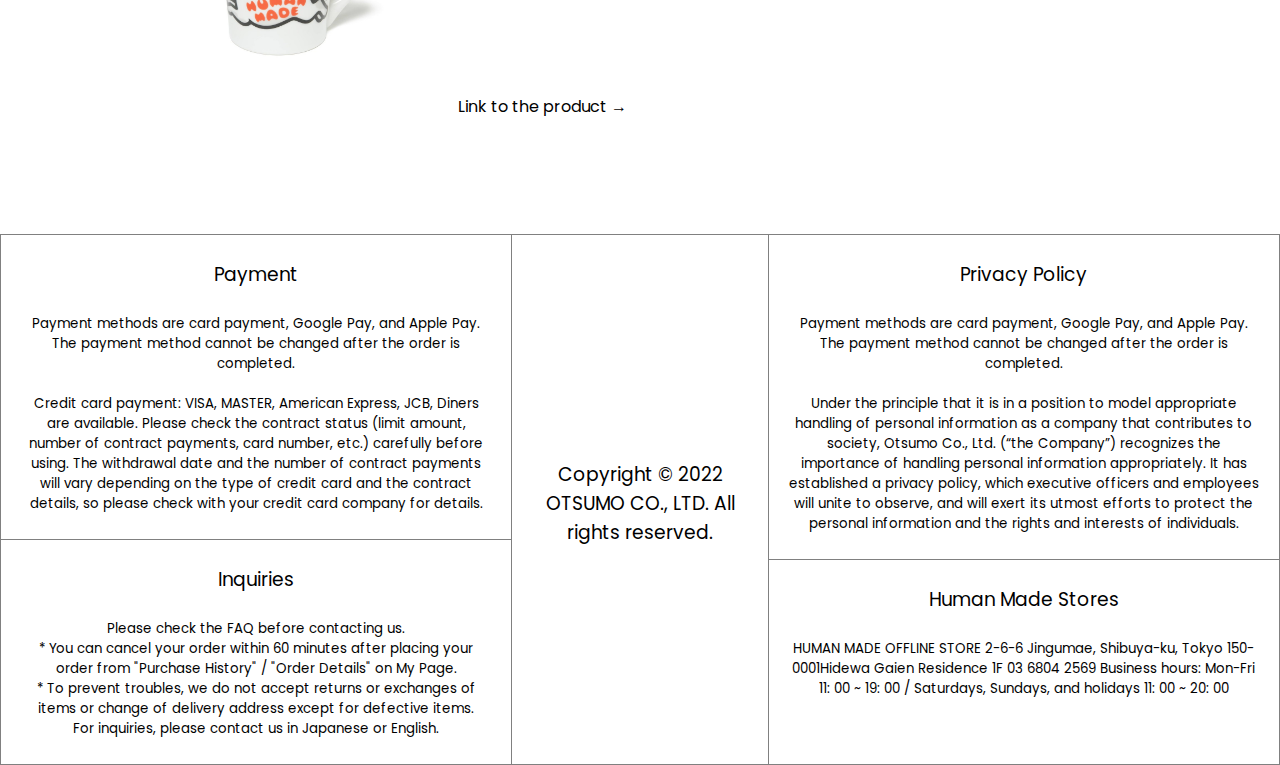
<file: catalog4.html>
<html lang="en">

<head>
  <meta charset="UTF-8">
  <meta http-equiv="X-UA-Compatible" content="IE=edge">
  <meta name="viewport" content="width=device-width, initial-scale=1.0">
  <title>Human Made Online Store</title>
  <link rel="stylesheet" href="style.css">
  <style>
    .items img {
      cursor: pointer;
    }
  </style>
</head>

<body>
  <div class="header" style="display: flex;">
    <div class="header-left" style="width: 30%;">
      <h2 style="padding: 15px 0px 0px 50px;">HUMAN MADE ONLINE STORE</h2>
    </div>
    <div class="header-center" style="width: 40%;text-align: center;">
      <img src="logo-3.png" style="max-width: 100px;">
    </div>
    <div class="header-right" style="width: 30%;text-align: right;">
      <ul style="padding: 20px 50px 0px 0px;">
        <li><a href="index.html">Home</a></li>
        <li><a href="catalog1.html">Catalog</a></li>
        <li><a href="news.html">News</a></li>
        <li><a href="login.html">Log In</a></li>
      </ul>
    </div>
  </div>
  <div class="catalog-main">
    <h1>Catalog</h1><br>
    <div style="height: 600px;">
      <div style="height: 50%;display: flex;">
        <div style="width: 33%;border: 1px solid grey;padding: 30px;">
          <h2>Featured Items</h2>
          <p>Our featured items, include discounted items.</p>
          <br><br><br><br><br><br><br>
          <a href="featured.html">click here to load more items &rarr;</a>
        </div>
        <div
          style="width: 33%;border-top: 1px solid grey;border-right: 1px solid grey;padding: 30px;text-align: center;background-image: url('about-7.jpg');background-size: cover;">
        </div>
        <div style="width: 33%;padding: 30px;border-top: 1px solid grey;border-right: 1px solid grey;">
          <h2>New Collaboration</h2>
          <p>Our newest collaboration. Get the exclusive items.</p>
          <br><br><br><br><br><br>
          <a href="collab.html">click here to load more items &rarr;</a>
        </div>
      </div>
      <div style="height: 50%;display: flex;">
        <div
          style="width: 33%;text-align: center;padding: 30px; border-left: 1px solid grey;border-bottom: 1px solid grey;border-right: 1px solid grey;background-image: url('about-10.jpg');background-size: cover;">
        </div>
        <div
          style="width: 33%;border-bottom: 1px solid grey;border-right: 1px solid grey;border-top: 1px solid grey;padding: 30px;">
          <h2>New Arrival</h2>
          <p>Our newest items. Be the one who owned the items first.</p>
          <br><br><br><br><br><br>
          <a href="arrival.html">click here to load more items &rarr;</a>
        </div>
        <div
          style="width: 33%;padding: 30px;border-bottom: 1px solid grey;border-right: 1px solid grey;border-top: 1px solid grey;background-image: url('about-12.jpg');background-size: cover;">
        </div>
      </div>
    </div>
  </div>
  <div class="catalog-categories">
    <div style="display: flex;">
      <h1 style="width: 50%;">Items by Categories : Accessories</h1>
      <div style="width: 50%;text-align: right;margin-top: 10px;">
        Select by Categories :
        <select id="ctg" style="background: white;border:1px solid black;">
          <option value="0"></option>
          <option value="1">T-Shirt</option>
          <option value="2">Outerwear</option>
          <option value="3">Pants</option>
          <option value="4">Accessories</option>
        </select>
        <button id="btn" style="border: none;width: 140px;color: white;background-color: black;">Search!</button>
      </div>
    </div>
    <br>
    <hr><br>
    <div class="items">
      <div class="items1" style="display: flex;justify-content: center;margin-bottom: 20px;">
        <div class="card" style="width: 25%;">
          <img src="acc4.jpg" style="width: 100%;padding-bottom: 20px;">
          <h3>Rabbit Coffee Mug</h3>
          <p>&yen;8,580</p>
        </div>
        <div class="card" style="width: 25%;">
          <img src="acc5.jpg" style="width: 100%;padding-bottom: 20px;">
          <h3>Heart Shopper Bag</h3>
          <p>&yen;9,680</p>
        </div>
        <div class="card" style="width: 25%;">
          <img src="acc6.jpg" style="width: 100%;padding-bottom: 20px;">
          <h3>Bulldog Hariko Figure</h3>
          <p>&yen;10,780</p>
        </div>
        <div class="card" style="width: 25%;">
          <img src="acc7.jpg" style="width: 100%;padding-bottom: 20px;">
          <h3>Duck Chlochette</h3>
          <p>&yen;9,680</p>
        </div>
      </div>
      <div class="items2" style="display: flex;margin-bottom: 20px;justify-content: center;">
        <div class="card" style="width: 33%;">
          <img src="acc1.jpg" style="width: 100%;padding-bottom: 20px;">
          <h3>Boston Bag XS</h3>
          <p>&yen;7700</p>
        </div>
        <div class="card" style="width: 33%;">
          <img src="acc2.jpg" style="width: 100%;padding-bottom: 20px;">
          <h3>Boston Bag XL</h3>
          <p>&yen;7700</p>
        </div>
        <div class="card" style="width: 33%;">
          <img src="acc3.jpg" style="width: 100%;padding-bottom: 20px;">
          <h3>Shoulder Bag</h3>
          <p>&yen;7700</p>
        </div>
      </div>
      <div class="items1" style="display: flex;justify-content: center;margin-bottom: 20px;">
        <div class="card" style="width: 25%;">
          <img src="acc8.jpg" style="width: 100%;padding-bottom: 20px;">
          <h3>Leather Clutch Bag</h3>
          <p>&yen;10,780</p>
        </div>
        <div class="card" style="width: 25%;">
          <img src="acc9.jpg" style="width: 100%;padding-bottom: 20px;">
          <h3>Tiger Face Cushion</h3>
          <p>&yen;9,680</p>
        </div>
        <div class="card" style="width: 25%;">
          <img src="acc10.jpg" style="width: 100%;padding-bottom: 20px;">
          <h3>Leather Wallet</h3>
          <p>&yen;9,680</p>
        </div>
        <div class="card" style="width: 25%;">
          <img src="acc11.jpg" style="width: 100%;padding-bottom: 20px;">
          <h3>Leather Belt</h3>
          <p>&yen;9,680</p>
        </div>
      </div>
    </div>
    <div class="best-seller">
      <br><br><br><br>
      <h1>Best Sellers</h1><br>
      <hr><br>
      <div class="items">
        <div style="display: flex;">
          <img src="acc5.jpg" style="max-width: 300px;">
          <div style="padding: 40px 0px 0px 30px;">
            <h2>Heart Shopper Bag</h2>
            <p>&yen;7,700</p>
            <p>Sold : 25243 pieces.</p>
            <br><br><br><br>
            <a href="">Link to the product &rarr;</a>
          </div>
          <div style="text-align: right;width:53%;padding-top: 40px;">
            <p style="font-size: 42px;font-weight: lighter;">#1</p>
          </div>
        </div>
        <div style="display: flex;">
          <img src="acc7.jpg" style="max-width: 300px;">
          <div style="padding: 40px 0px 0px 30px;">
            <h2>Duck Chlochette</h2>
            <p>&yen;8,580</p>
            <p>Sold : 22139 pieces.</p>
            <br><br><br><br>
            <a href="">Link to the product &rarr;</a>
          </div>
          <div style="text-align: right;width:56%;padding-top: 40px;">
            <p style="font-size: 42px;font-weight: lighter;">#2</p>
          </div>
        </div>
        <div style="display: flex;">
          <img src="acc4.jpg" style="max-width: 300px;">
          <div style="padding: 40px 0px 0px 30px;">
            <h2>Rabbit Coffee Mug</h2>
            <p>&yen;9,680</p>
            <p>Sold : 21568 pieces.</p>
            <br><br><br><br>
            <a href="detail.html">Link to the product &rarr;</a>
          </div>
          <div style="text-align: right;width:55%;padding-top: 40px;">
            <p style="font-size: 42px;font-weight: lighter;">#3</p>
          </div>
        </div>
      </div>
    </div>
  </div>
  <div class="footer" style="display: flex;margin-top: 100px;">
    <div class="footer1" style="text-align: center;width: 40%;height: 50%;">
      <div class="footer11"><br>
        <h3>Payment</h3><br>
        <p>Payment methods are card payment, Google Pay, and Apple Pay.
          The payment method cannot be changed after the order is completed.
          <br><br>
          Credit card payment:
          VISA, MASTER, American Express, JCB, Diners are available.
          Please check the contract status (limit amount, number of contract payments, card number, etc.) carefully
          before using.
          The withdrawal date and the number of contract payments will vary depending on the type of credit card and the
          contract details, so please check with your credit card company for details.
        </p><br>
      </div>
      <div class="footer12" style="border-top: 1px solid grey;"><br>
        <h3>Inquiries</h3><br>
        <p>Please check the FAQ before contacting us.
          <br>
          * You can cancel your order within 60 minutes after placing your order from "Purchase History" / "Order
          Details" on My Page.
          <br>* To prevent troubles, we do not accept returns or exchanges of items or change of delivery address except
          for
          defective items.

          　
          <br>
          For inquiries, please contact us in Japanese or English.
        </p><br>
      </div>
    </div>
    <div class="footer2"
      style="text-align: center;width: 20%;border-left: 1px solid grey;border-right: 1px solid grey;">
      <br><br><br><br>
      <br><br><br><br>
      <br>
      <h3 style="padding: 0px 20px;">Copyright © 2022 OTSUMO CO., LTD. All rights reserved.</h3>
    </div>
    <div class="footer3" style="text-align: center;width: 40%;">
      <div class="footer31"><br>
        <h3>Privacy Policy</h3><br>
        <p>Payment methods are card payment, Google Pay, and Apple Pay.
          The payment method cannot be changed after the order is completed.
          <br><br>
          Under the principle that it is in a position to model appropriate handling of personal information as a
          company that contributes to society, Otsumo Co., Ltd. (“the Company”) recognizes the importance of handling
          personal information appropriately. It has established a privacy policy, which executive officers and
          employees will unite to observe, and will exert its utmost efforts to protect the personal information and the
          rights and interests of individuals.
        </p><br>
      </div>
      <div class="footer32" style="border-top: 1px solid grey;"><br>
        <h3>Human Made Stores</h3><br>
        <p>HUMAN MADE OFFLINE STORE
          2-6-6 Jingumae, Shibuya-ku, Tokyo 150-0001Hidewa Gaien Residence 1F
          03 6804 2569
          Business hours: Mon-Fri 11: 00 ~ 19: 00 / Saturdays, Sundays, and holidays 11: 00 ~ 20: 00
        </p><br>
      </div>
    </div>
  </div>
  <script>
    const ctg = document.querySelector('#ctg');
    const btn = document.querySelector('#btn');
    btn.onclick = (event) => {
      if (ctg.value == 1) {
        window.location = ('catalog1.html');
      } else if (ctg.value == 2) {
        window.location = ('catalog2.html');
      } else if (ctg.value == 3) {
        window.location = ('catalog3.html');
      } else if (ctg.value == 4) {
        window.location = ('catalog4.html');
      }
    };  
  </script>
</body>

</html>
</file>
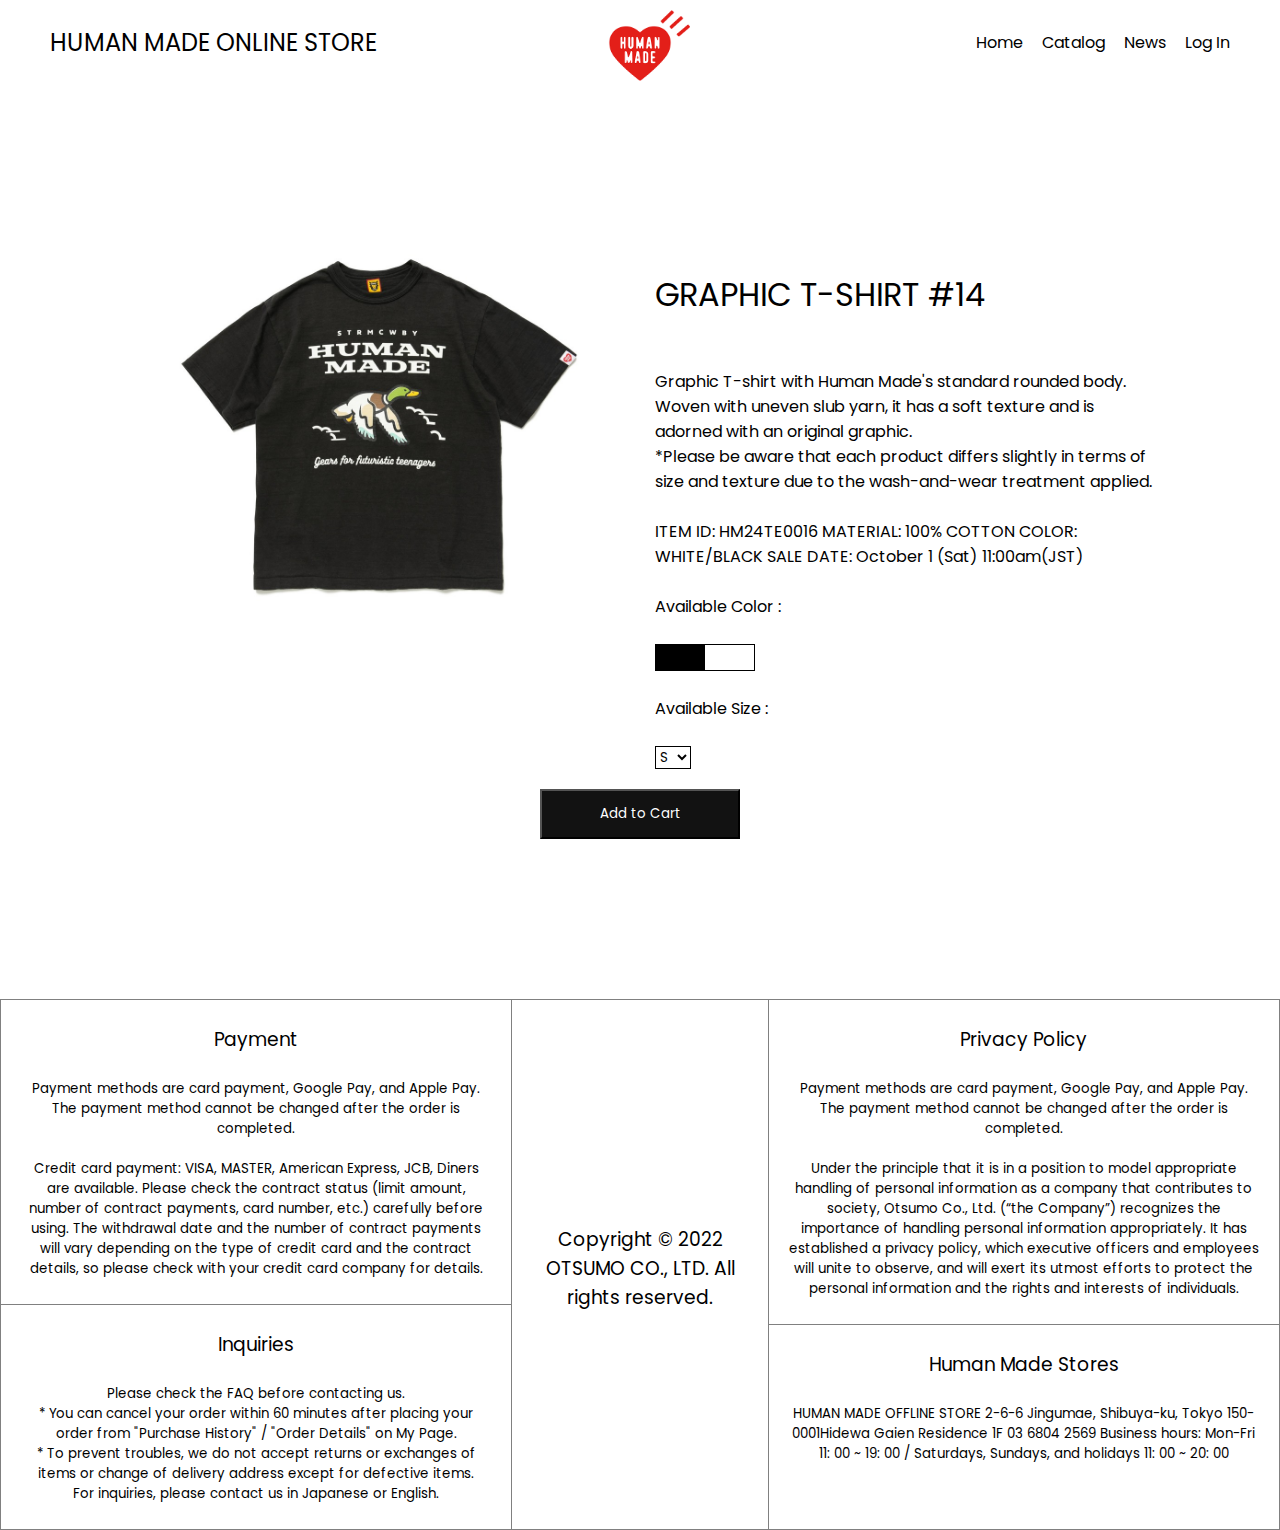
<file: detail.html>
<html lang="en">

<head>
  <meta charset="UTF-8">
  <meta http-equiv="X-UA-Compatible" content="IE=edge">
  <meta name="viewport" content="width=device-width, initial-scale=1.0">
  <title>Human Made Online Store</title>
  <link rel="stylesheet" href="style.css">
  <style>
    .buttonn {
      width: 100px;
    }

    .buttonn:hover {
      cursor: pointer;
    }

    .buttonn1 {
      width: 100px;
      background: black;
    }

    .buttonn1 a {
      color: black;
    }

    .buttonn2 {
      width: 100px;
      background: white;
      border: 1px solid black;
    }

    .buttonn2 a {
      color: white;
    }
  </style>
</head>

<body>
  <div class="header" style="display: flex;">
    <div class="header-left" style="width: 30%;">
      <h2 style="padding: 15px 0px 0px 50px;">HUMAN MADE ONLINE STORE</h2>
    </div>
    <div class="header-center" style="width: 40%;text-align: center;">
      <img src="logo-3.png" style="max-width: 100px;">
    </div>
    <div class="header-right" style="width: 30%;text-align: right;">
      <ul style="padding: 20px 50px 0px 0px;">
        <li><a href="index.html">Home</a></li>
        <li><a href="catalog1.html">Catalog</a></li>
        <li><a href="news.html">News</a></li>
        <li><a href="login.html">Log In</a></li>
      </ul>
    </div>
  </div>
  <div style="display: flex; margin: 100px 10%;">
    <div class="detail-img" style="width: 50%;">
      <img src="dt-2.jpg" style="max-width: 100%;" class="imggggggg">
    </div>
    <div class="detail-text" style="width: 50%;margin: 90px 0px 0px 30px;">
      <h1>GRAPHIC T-SHIRT #14</h1><br><br>
      <p>Graphic T-shirt with Human Made's standard rounded body. Woven with uneven slub yarn, it has a soft texture and
        is adorned with an original graphic.</p>
      <p>*Please be aware that each product differs slightly in terms of size and texture due to the wash-and-wear
        treatment applied.
      </p><br>
      <p>ITEM ID: HM24TE0016 MATERIAL: 100% COTTON COLOR: WHITE/BLACK SALE DATE: October 1 (Sat) 11:00am(JST)</p><br>
      <p>Available Color :</p><br>
      <div class="buttonn" style="display: flex;text-align: center;">
        <div class="buttonn1"><a onclick="imgSlider('dt-2.jpg')">aaaa</a></div>
        <div class="buttonn2"><a onclick="imgSlider('dt-1.jpg')">bbbb</a></div>
      </div><br>
      <label for="">Available Size : </label><br><br>
      <select id="size" name="size" style="background: white;border:1px solid black;">
        <option value="S">S</option>
        <option value="M">M</option>
        <option value="L">L</option>
        <option value="XL">XL</option>
      </select>
    </div>
  </div>
  <div class="cart" style="text-align: center;margin-bottom: 160px;margin-top: -80px;">
    <button class="button">Add to Cart</button>
  </div>
  <div class="footer" style="display: flex;">
    <div class="footer1" style="text-align: center;width: 40%;height: 50%;">
      <div class="footer11"><br>
        <h3>Payment</h3><br>
        <p>Payment methods are card payment, Google Pay, and Apple Pay.
          The payment method cannot be changed after the order is completed.
          <br><br>
          Credit card payment:
          VISA, MASTER, American Express, JCB, Diners are available.
          Please check the contract status (limit amount, number of contract payments, card number, etc.) carefully
          before using.
          The withdrawal date and the number of contract payments will vary depending on the type of credit card and the
          contract details, so please check with your credit card company for details.
        </p><br>
      </div>
      <div class="footer12" style="border-top: 1px solid grey;"><br>
        <h3>Inquiries</h3><br>
        <p>Please check the FAQ before contacting us.
          <br>
          * You can cancel your order within 60 minutes after placing your order from "Purchase History" / "Order
          Details" on My Page.
          <br>* To prevent troubles, we do not accept returns or exchanges of items or change of delivery address except
          for
          defective items.
          <br>
          For inquiries, please contact us in Japanese or English.
        </p><br>
      </div>
    </div>
    <div class="footer2"
      style="text-align: center;width: 20%;border-left: 1px solid grey;border-right: 1px solid grey;">
      <br><br><br><br>
      <br><br><br><br>
      <br>
      <h3 style="padding: 0px 20px;">Copyright © 2022 OTSUMO CO., LTD. All rights reserved.</h3>
    </div>
    <div class="footer3" style="text-align: center;width: 40%;">
      <div class="footer31"><br>
        <h3>Privacy Policy</h3><br>
        <p>Payment methods are card payment, Google Pay, and Apple Pay.
          The payment method cannot be changed after the order is completed.
          <br><br>
          Under the principle that it is in a position to model appropriate handling of personal information as a
          company that contributes to society, Otsumo Co., Ltd. (“the Company”) recognizes the importance of handling
          personal information appropriately. It has established a privacy policy, which executive officers and
          employees will unite to observe, and will exert its utmost efforts to protect the personal information and the
          rights and interests of individuals.
        </p><br>
      </div>
      <div class="footer32" style="border-top: 1px solid grey;"><br>
        <h3>Human Made Stores</h3><br>
        <p>HUMAN MADE OFFLINE STORE
          2-6-6 Jingumae, Shibuya-ku, Tokyo 150-0001Hidewa Gaien Residence 1F
          03 6804 2569
          Business hours: Mon-Fri 11: 00 ~ 19: 00 / Saturdays, Sundays, and holidays 11: 00 ~ 20: 00
        </p><br>
      </div>
    </div>
  </div>
  <script type="text/javascript">
    function imgSlider(anything) {
      document.querySelector('.imggggggg').src = anything;
    }
  </script>
</body>

</html>
</file>
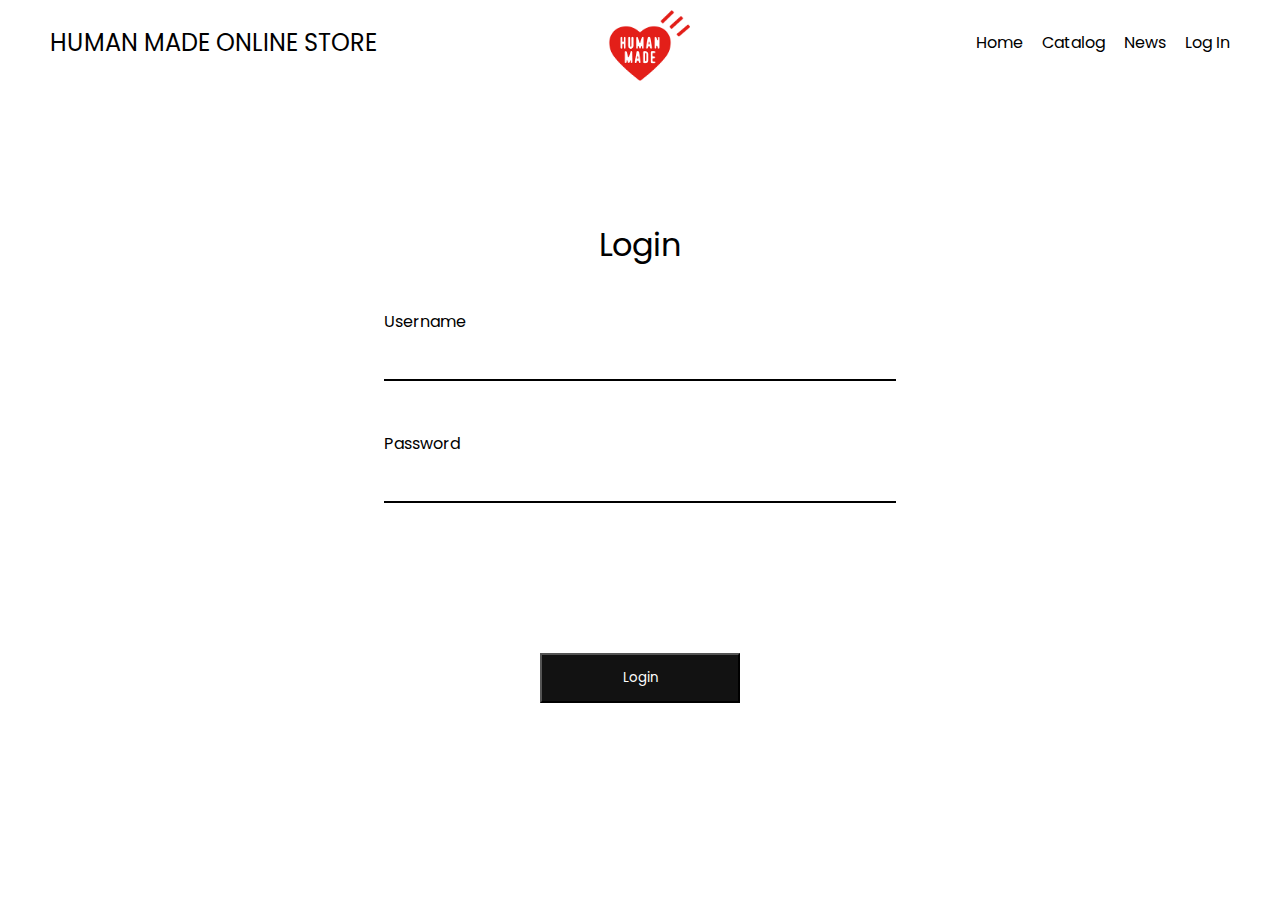
<file: login.html>
<html lang="en">

<head>
  <meta charset="UTF-8">
  <meta http-equiv="X-UA-Compatible" content="IE=edge">
  <meta name="viewport" content="width=device-width, initial-scale=1.0">
  <title>Human Made Online Store</title>
  <link rel="stylesheet" href="style.css">
</head>

<body>
  <div class="header" style="display: flex;">
    <div class="header-left" style="width: 30%;">
      <h2 style="padding: 15px 0px 0px 50px;">HUMAN MADE ONLINE STORE</h2>
    </div>
    <div class="header-center" style="width: 40%;text-align: center;">
      <img src="logo-3.png" style="max-width: 100px;">
    </div>
    <div class="header-right" style="width: 30%;text-align: right;">
      <ul style="padding: 20px 50px 0px 0px;">
        <li><a href="index.html">Home</a></li>
        <li><a href="catalog1.html">Catalog</a></li>
        <li><a href="news.html">News</a></li>
        <li><a href="login.html">Log In</a></li>
      </ul>
    </div>
  </div>
  <div class="main">
    <a name="main"></a>
    <br><br><br><br>
    <div class="title-main" style="text-align: center;padding: 40px 0px;">
      <h1>Login</h1>
    </div>
    <form name="form" onsubmit="return validate()" method="get">
      <p>Username</p><br>
      <input type="text" class="form1" name="username">
      <p>Password</p><br>
      <input type="password" class="form1" name="password">
      <div class="buttonn" style="text-align: center;margin-top: 100px;">
        <button class="button" type="submit" value="submit">Login</button>
      </div>
    </form>
  </div>
  <script type="text/javascript">
    function validate() {
      let v1 = document.forms["form"]["username"].value;
      let v2 = document.forms["form"]["password"].value;
      if (v1 == "" && v2 == "") {
        alert("Please fill the form");
      } else if (v1 == "") {
        alert("Insert your username");
      } else if (v2 == "") {
        alert("Insert your password")
      } else {
        alert("Welcome :)")
      }
    }
  </script>
  </div>
</body>

</html>
</file>
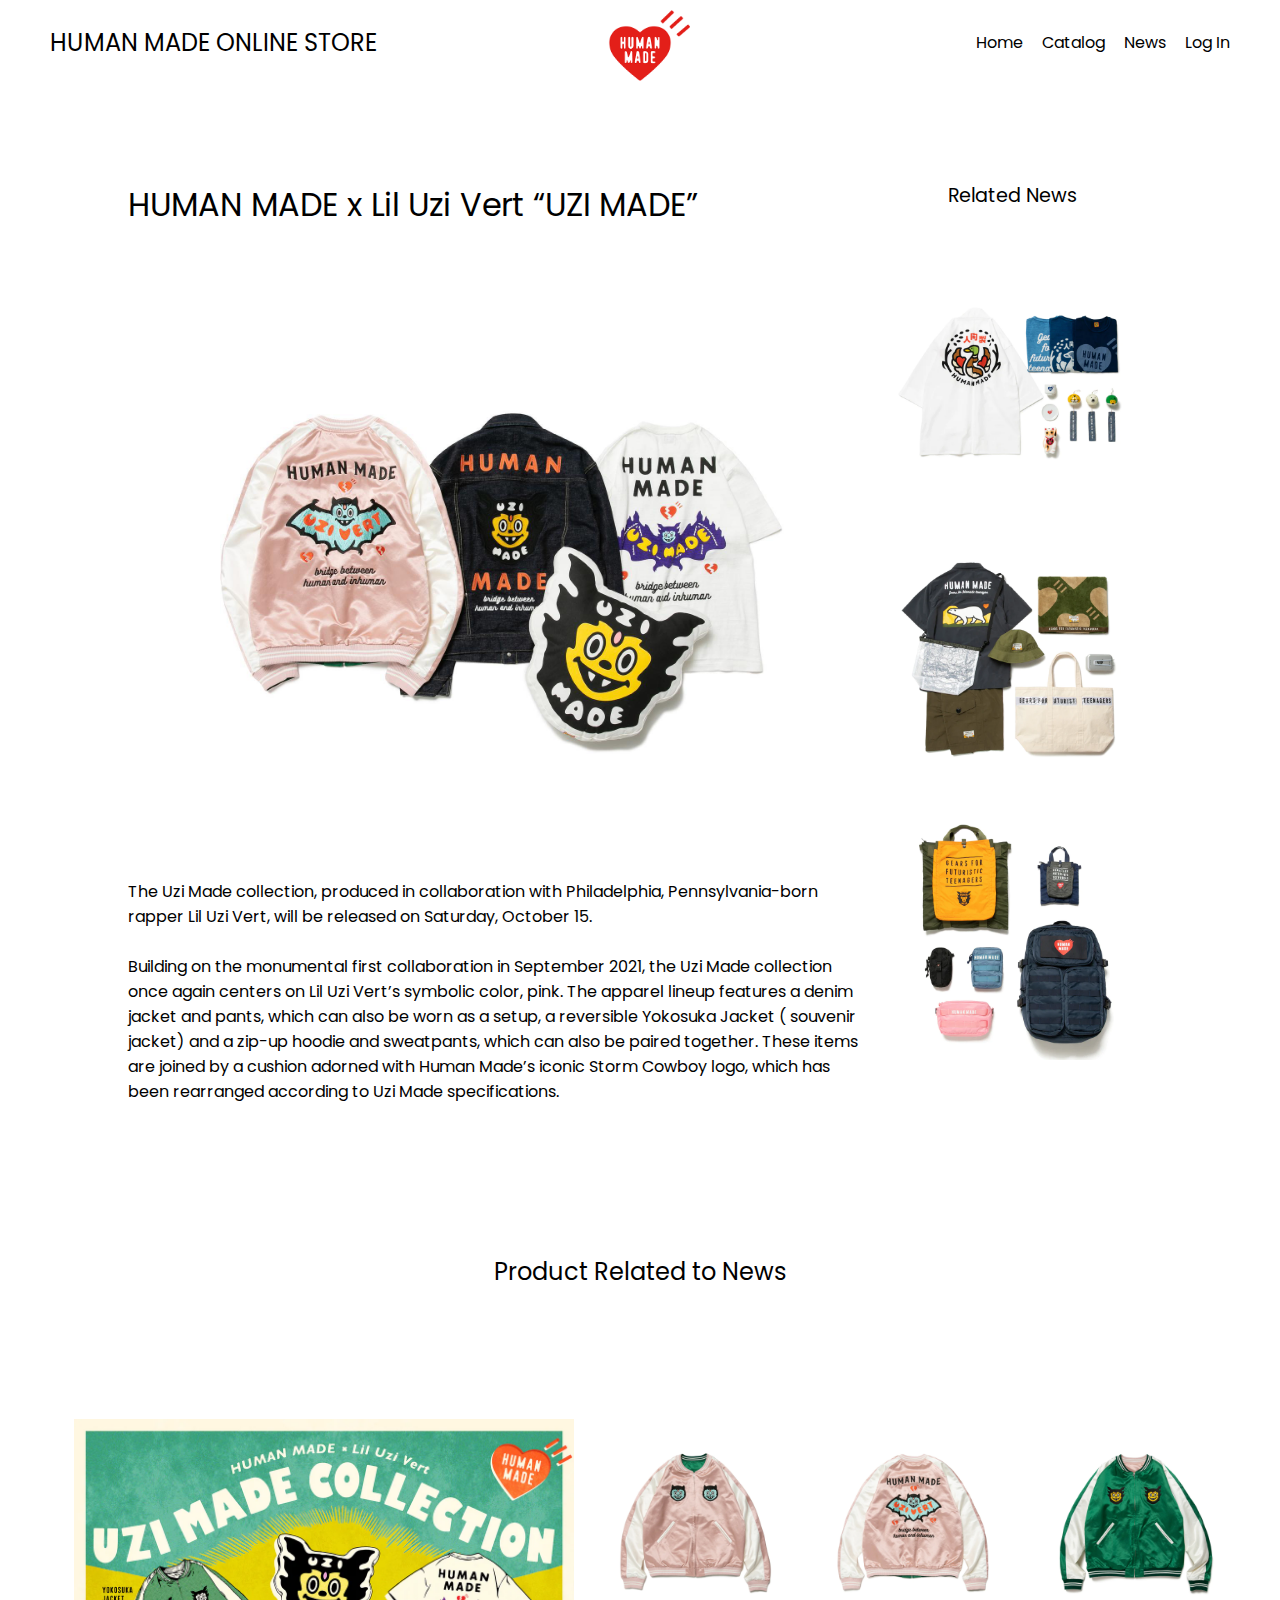
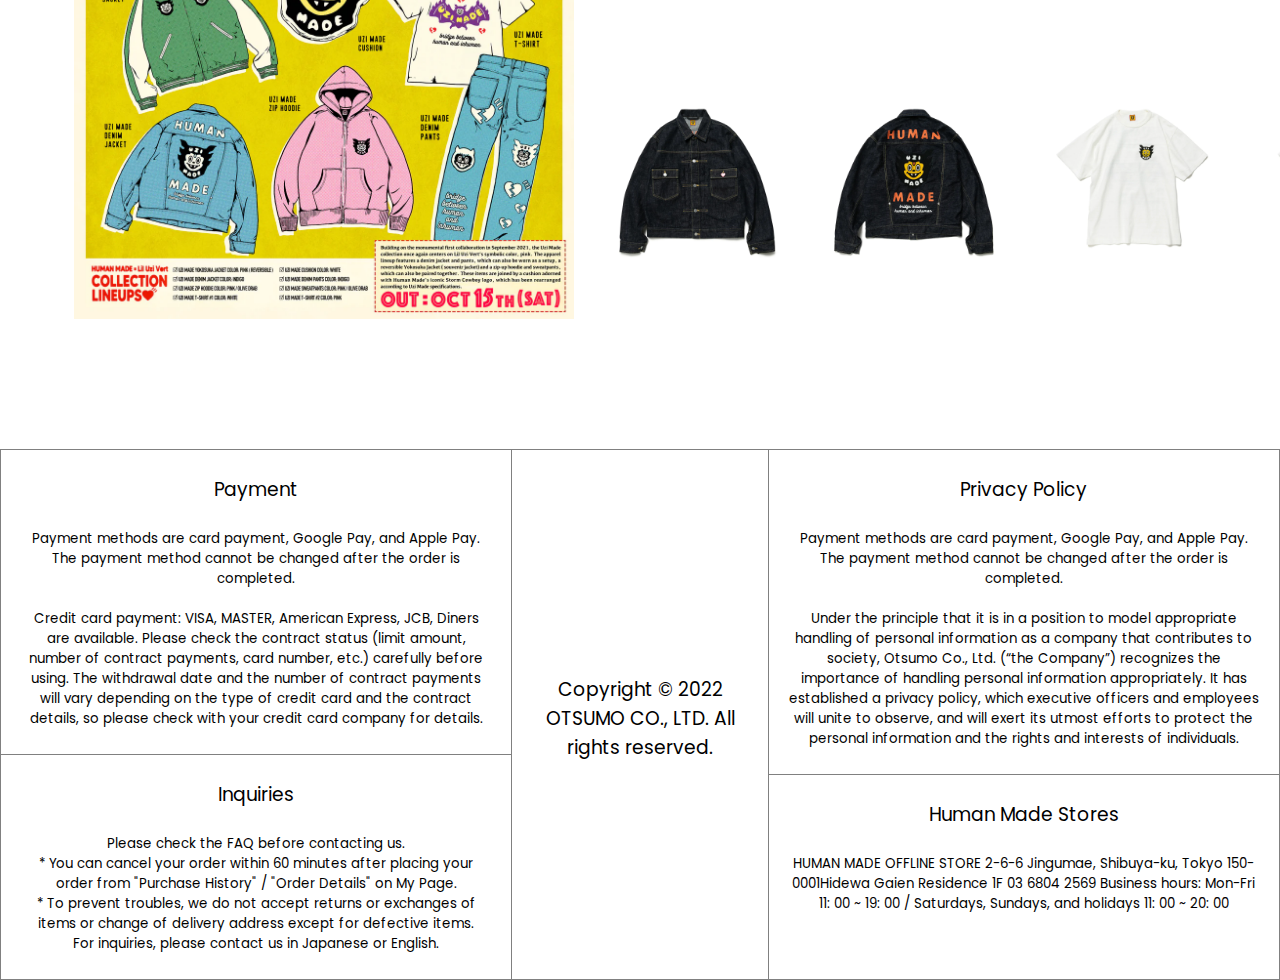
<file: news.html>
<html lang="en">

<head>
  <meta charset="UTF-8">
  <meta http-equiv="X-UA-Compatible" content="IE=edge">
  <meta name="viewport" content="width=device-width, initial-scale=1.0">
  <title>Human Made Online Store</title>
  <link rel="stylesheet" href="style.css">
  <style>
    .news-right img:hover {
      /* filter: brightness(0.9); */
      cursor: pointer;
      scale: 1.1;
      transition: 0.4s;
    }

    .news-section img {
      margin: 30px 10px;
    }

    .news-section img:hover {
      scale: 1.1;
      transition: 0.4s;
    }
  </style>
</head>

<body>
  <div class="header" style="display: flex;">
    <div class="header-left" style="width: 30%;">
      <h2 style="padding: 15px 0px 0px 50px;">HUMAN MADE ONLINE STORE</h2>
    </div>
    <div class="header-center" style="width: 40%;text-align: center;">
      <img src="logo-3.png" style="max-width: 100px;">
    </div>
    <div class="header-right" style="width: 30%;text-align: right;">
      <ul style="padding: 20px 50px 0px 0px;">
        <li><a href="index.html">Home</a></li>
        <li><a href="catalog1.html">Catalog</a></li>
        <li><a href="news.html">News</a></li>
        <li><a href="login.html">Log In</a></li>
      </ul>
    </div>
  </div>
  <div class="news-main" style="display: flex;margin: 100px 10%;">
    <div class="news-left" style="width: 80%;">
      <h1>HUMAN MADE x Lil Uzi Vert “UZI MADE”</h1><br>
      <div style="text-align: center;">
        <img src="news-3.png" style="max-width: 600px;">
      </div><br>
      <p>The Uzi Made collection, produced in collaboration with Philadelphia, Pennsylvania-born rapper Lil Uzi Vert,
        will be released on Saturday, October 15.</p><br>
      <p>Building on the monumental first collaboration in September 2021, the Uzi Made collection once again centers on
        Lil Uzi Vert’s symbolic color, pink. The apparel lineup features a denim jacket and pants, which can also be
        worn as a setup, a reversible Yokosuka Jacket ( souvenir jacket) and a zip-up hoodie and sweatpants, which can
        also be paired together. These items are joined by a cushion adorned with Human Made’s iconic Storm Cowboy logo,
        which has been rearranged according to Uzi Made specifications.</p>
      <br><br>
    </div>
    <div class="news-right" style="width: 30%;text-align: center;">
      <p style="font-size: larger;">Related News</p><br><br>
      <img src="news-1.png" style="max-width: 250px;"><br><br>
      <img src="news-2.png" style="max-width: 250px;"><br><br>
      <img src="news-5.png" style="max-width: 250px;"><br><br>
    </div>
  </div>
  <div class="news-section">
    <div style="text-align: center;">
      <h2>Product Related to News</h2>
    </div>
    <div style="display: flex;margin: 100px 5%;">
      <div style="width: 50%;">
        <img src="newss1.png" style="max-width: 500px;">
      </div>
      <div>
        <div style="display: flex;">
          <img src="newss2.png" style="max-width: 200px;">
          <img src="newss3.png" style="max-width: 200px;">
          <img src="newss4.png" style="max-width: 200px;">
          <img src="newss5.png" style="max-width: 200px;">
        </div>
        <div style="display: flex;">
          <img src="newss6.png" style="max-width: 200px;">
          <img src="newss7.png" style="max-width: 200px;">
          <img src="newss8.png" style="max-width: 200px;">
          <img src="newss9.png" style="max-width: 200px;">
        </div>
      </div>
    </div>
  </div>
  <div class="footer" style="display: flex;">
    <div class="footer1" style="text-align: center;width: 40%;height: 50%;">
      <div class="footer11"><br>
        <h3>Payment</h3><br>
        <p>Payment methods are card payment, Google Pay, and Apple Pay.
          The payment method cannot be changed after the order is completed.
          <br><br>
          Credit card payment:
          VISA, MASTER, American Express, JCB, Diners are available.
          Please check the contract status (limit amount, number of contract payments, card number, etc.) carefully
          before using.
          The withdrawal date and the number of contract payments will vary depending on the type of credit card and the
          contract details, so please check with your credit card company for details.
        </p><br>
      </div>
      <div class="footer12" style="border-top: 1px solid grey;"><br>
        <h3>Inquiries</h3><br>
        <p>Please check the FAQ before contacting us.
          <br>
          * You can cancel your order within 60 minutes after placing your order from "Purchase History" / "Order
          Details" on My Page.
          <br>* To prevent troubles, we do not accept returns or exchanges of items or change of delivery address except
          for
          defective items.
          <br>
          For inquiries, please contact us in Japanese or English.
        </p><br>
      </div>
    </div>
    <div class="footer2"
      style="text-align: center;width: 20%;border-left: 1px solid grey;border-right: 1px solid grey;">
      <br><br><br><br>
      <br><br><br><br>
      <br>
      <h3 style="padding: 0px 20px;">Copyright © 2022 OTSUMO CO., LTD. All rights reserved.</h3>
    </div>
    <div class="footer3" style="text-align: center;width: 40%;">
      <div class="footer31"><br>
        <h3>Privacy Policy</h3><br>
        <p>Payment methods are card payment, Google Pay, and Apple Pay.
          The payment method cannot be changed after the order is completed.
          <br><br>
          Under the principle that it is in a position to model appropriate handling of personal information as a
          company that contributes to society, Otsumo Co., Ltd. (“the Company”) recognizes the importance of handling
          personal information appropriately. It has established a privacy policy, which executive officers and
          employees will unite to observe, and will exert its utmost efforts to protect the personal information and the
          rights and interests of individuals.
        </p><br>
      </div>
      <div class="footer32" style="border-top: 1px solid grey;"><br>
        <h3>Human Made Stores</h3><br>
        <p>HUMAN MADE OFFLINE STORE
          2-6-6 Jingumae, Shibuya-ku, Tokyo 150-0001Hidewa Gaien Residence 1F
          03 6804 2569
          Business hours: Mon-Fri 11: 00 ~ 19: 00 / Saturdays, Sundays, and holidays 11: 00 ~ 20: 00
        </p><br>
      </div>
    </div>
  </div>
</body>

</html>
</file>
<file: style.css>
@import url('https://fonts.googleapis.com/css?family=Poppins:200, 300, 400, 500, 600, 700, 800, 900&display=swap');

* {
  margin: 0;
  padding: 0;
  font-family: 'Poppins', sans-serif;
}

a {
  text-decoration: none;
  color: black;
}

a:hover {
  color: grey;
}

h1,
h2,
h3,
h4,
h5 {
  font-weight: normal;
}

li {
  list-style: none;
  display: inline;
}

s {
  font-weight: lighter;
}

button {
  cursor: pointer;
}

/* header */

.header {
  padding-top: 10px;
  height: auto;
}

.header-right li {
  padding-left: 15px;
}

.header-right a:hover {
  color: grey;
}

/* hero */

.hero {
  height: auto;
  margin: 100px 10%;
}

.hero2 {
  height: auto;
  margin: 0px 10%;
}

/* featured */

.featured {
  margin: 100px 10%;
}

.featured img:hover {
  cursor: pointer;
}

/* news */

.news {
  margin: 100px 10%;
}

.news img:hover {
  cursor: pointer;
}

/* arrival */

.arrival {
  height: auto;
  margin: -100px 10%;
}

/* about */

.about {
  margin: 200px 10%;
}

.about-main {
  margin: 50px 0px;
}

/* footer */

.footer {
  height: auto;
  border: 1px solid grey;
}

.footer p {
  font-size: smaller;
  padding: 0px 20px;
}

/* catalog
container */

/* hero */
.catalog-main {
  margin: 100px 10%;
}

.catalog-categories {
  margin: 0px 10%;
}

/* item */

.items img:hover {
  filter: brightness(0.8);
}

.items p {
  font-weight: lighter;
}

/* login */

.main {
  margin: 0px 30%;
}

.form1 {
  border: none;
  border-bottom: 2px solid black;
  width: 100%;
  margin-bottom: 50px;
}

.form1:focus {
  outline: none;
}

.title1 {
  text-align: center;
}

.form2 {
  border: 2px solid black;
  height: 200px;
  width: 100%;
  text-align: top;
}

.button {
  width: 200px;
  height: 50px;
  color: white;
  background: #121212;
}

.button:hover {
  cursor: pointer;
  color: black;
  background: white;
  border: 2px solid black;
}
</file>
